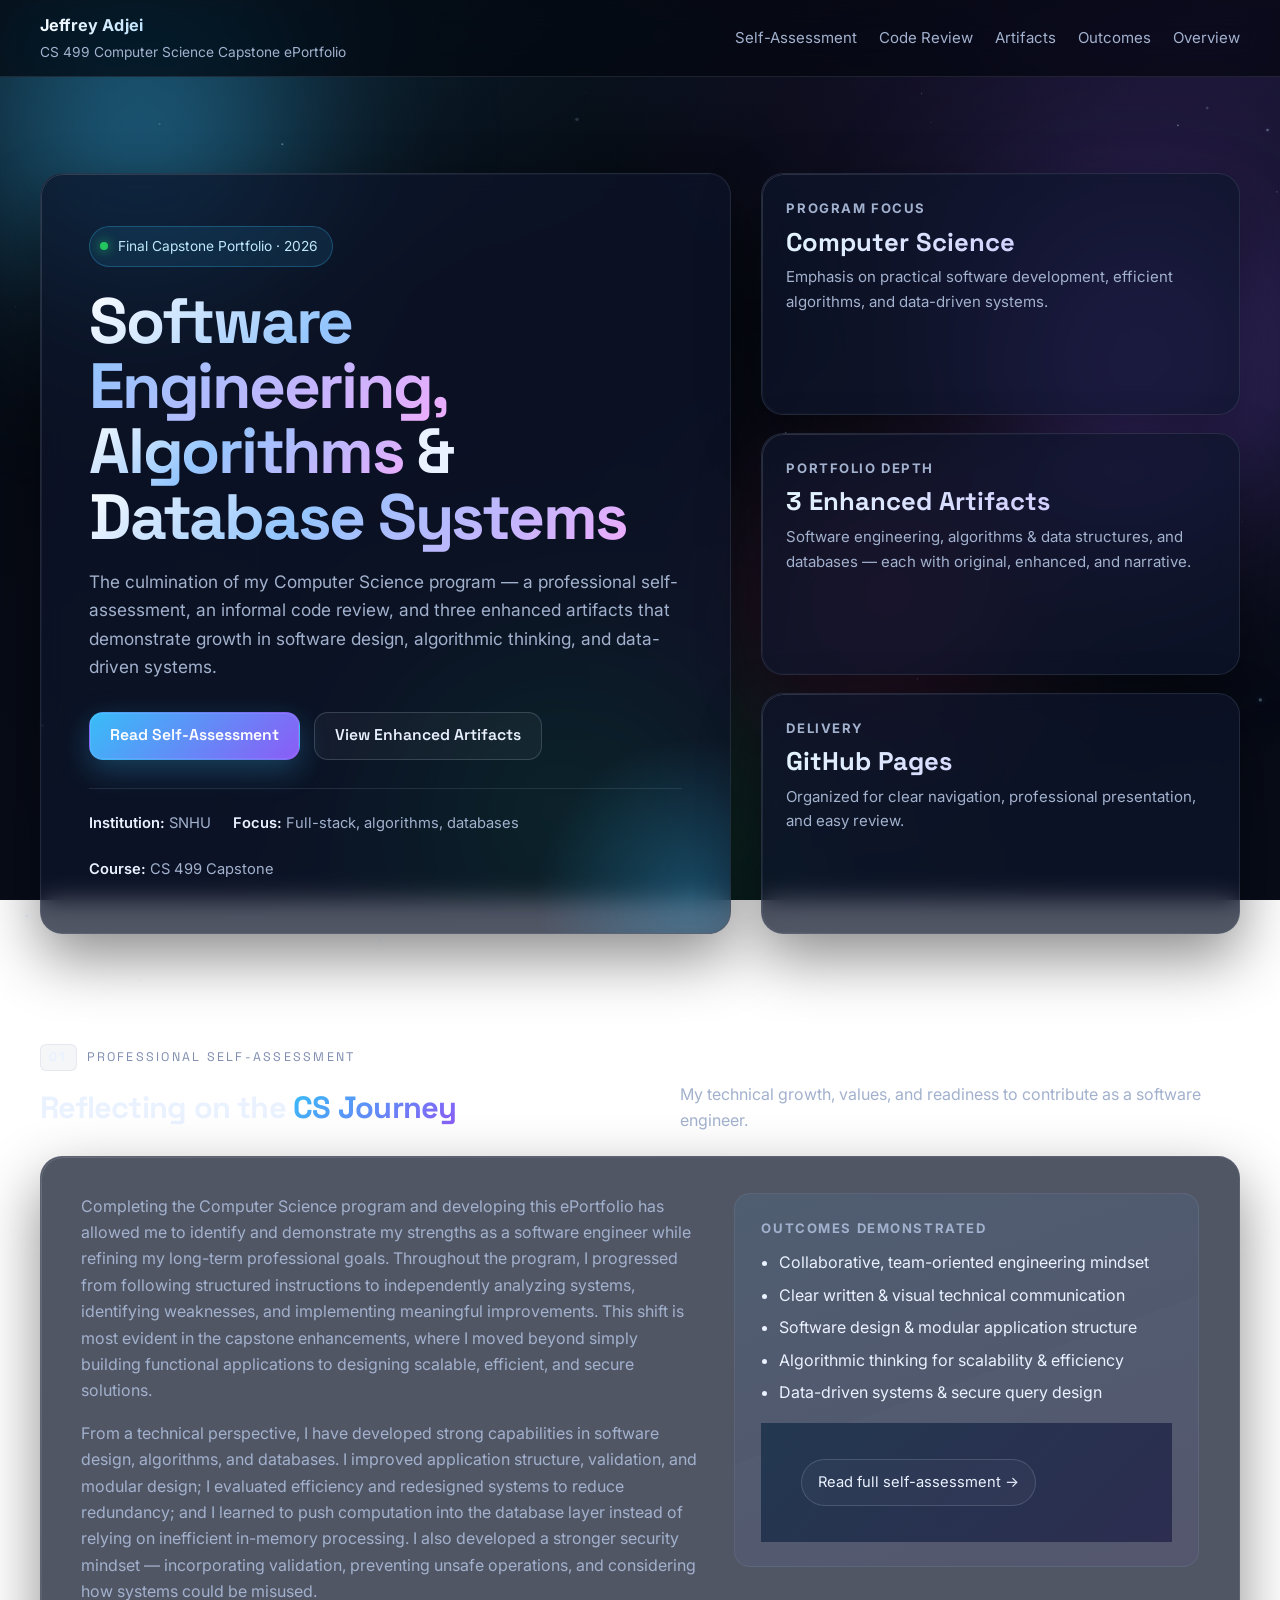
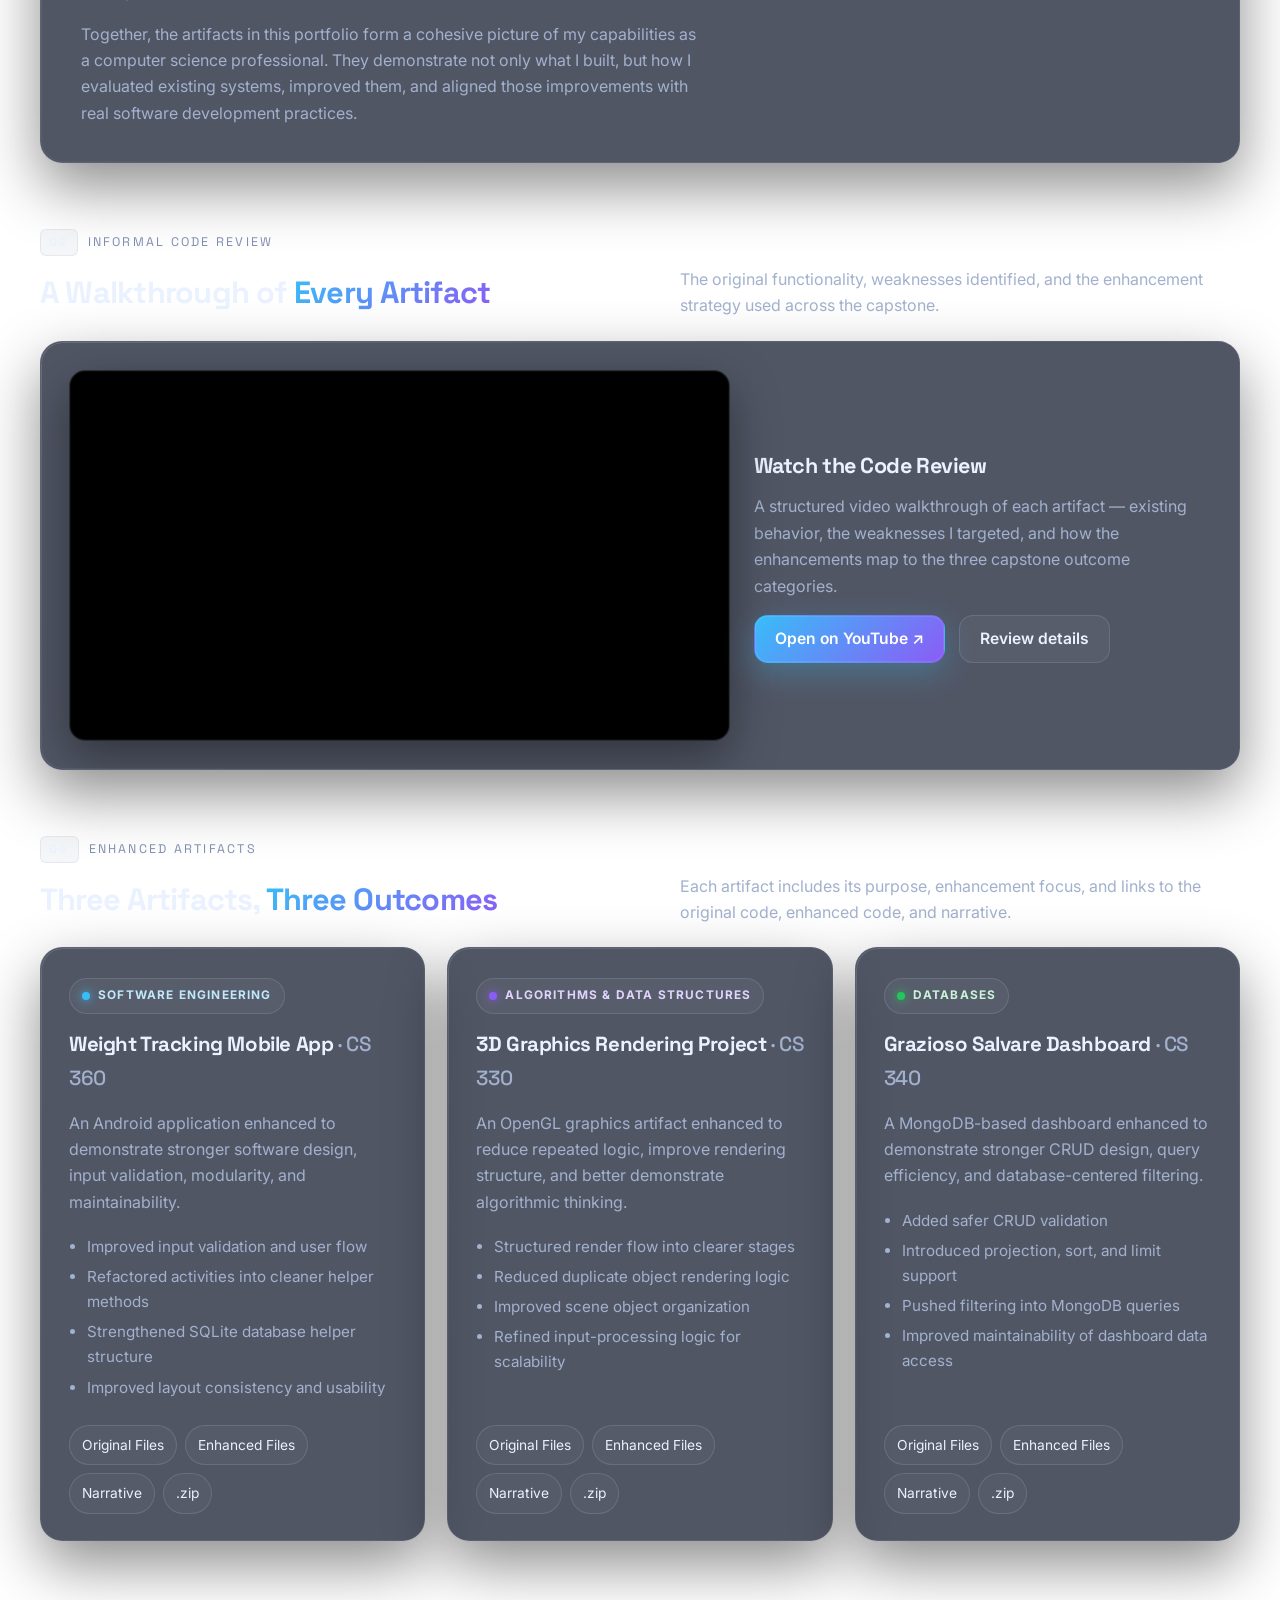
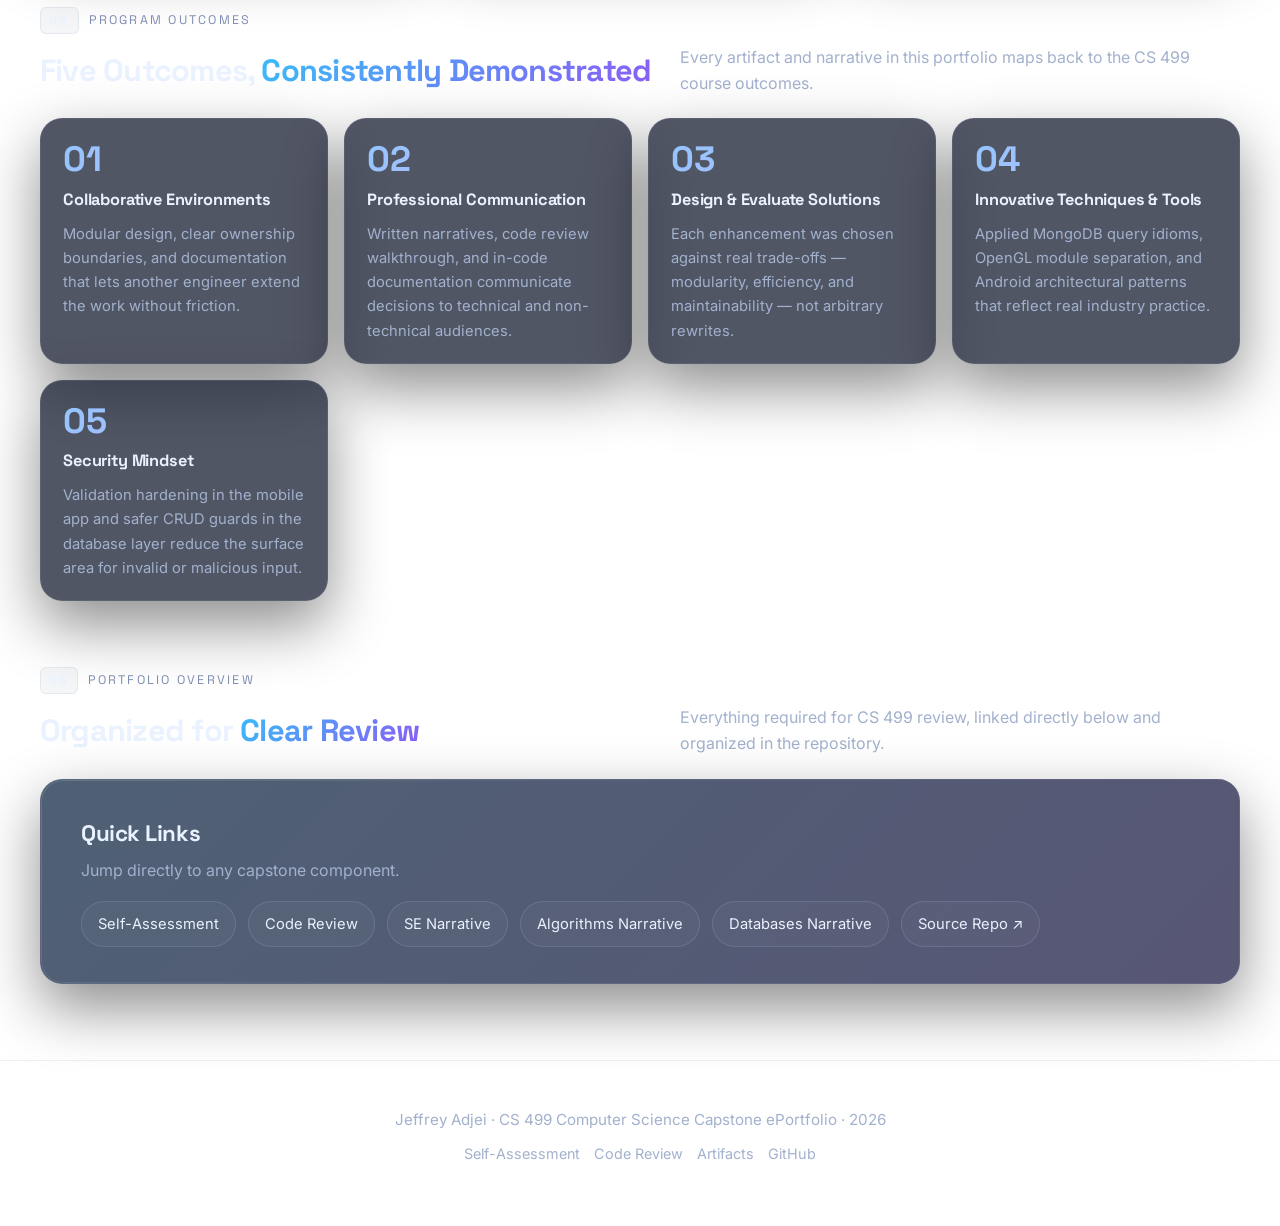
<file: index.html>
<!DOCTYPE html>
<html lang="en">
<head>
  <meta charset="UTF-8" />
  <meta name="viewport" content="width=device-width, initial-scale=1.0" />
  <meta name="description" content="CS 499 Computer Science Capstone ePortfolio for Jeffrey Adjei — professional self-assessment, code review, and enhanced artifacts in software engineering, algorithms, and databases." />
  <title>Jeffrey Adjei · CS 499 Capstone ePortfolio</title>
  <link rel="preconnect" href="https://fonts.googleapis.com" />
  <link rel="preconnect" href="https://fonts.gstatic.com" crossorigin />
  <link href="https://fonts.googleapis.com/css2?family=Inter:wght@400;500;600;700;800&family=Space+Grotesk:wght@500;600;700&display=swap" rel="stylesheet" />
  <link rel="stylesheet" href="assets/css/shared.css" />
  <style>
    /* --- Page-specific premium styles --- */

    /* Animated floating orbs (mesh gradient feel, CSS only) */
    .bg-fx {
      position: fixed; inset: 0; z-index: -1;
      overflow: hidden; pointer-events: none;
    }
    .orb {
      position: absolute;
      border-radius: 50%;
      filter: blur(80px);
      opacity: 0.6;
      mix-blend-mode: screen;
      animation: orbFloat 18s ease-in-out infinite alternate;
    }
    .orb.a { width: 520px; height: 520px; background: radial-gradient(circle, #38bdf8, transparent 60%); top: -120px; left: -120px; }
    .orb.b { width: 560px; height: 560px; background: radial-gradient(circle, #8b5cf6, transparent 60%); top: 10%; right: -140px; animation-delay: -6s; }
    .orb.c { width: 480px; height: 480px; background: radial-gradient(circle, #22c55e, transparent 60%); bottom: -140px; left: 25%; animation-delay: -10s; opacity: 0.45; }
    .orb.d { width: 420px; height: 420px; background: radial-gradient(circle, #ec4899, transparent 60%); bottom: 10%; right: 15%; animation-delay: -14s; opacity: 0.35; }
    @keyframes orbFloat {
      0%   { transform: translate3d(0, 0, 0) scale(1); }
      50%  { transform: translate3d(40px, -30px, 0) scale(1.08); }
      100% { transform: translate3d(-30px, 20px, 0) scale(0.96); }
    }

    /* Sparkle canvas (from SPARKLES) */
    #sparkle-canvas {
      position: absolute; inset: 0;
      width: 100%; height: 100%;
      pointer-events: none;
      opacity: 0.7;
    }

    /* Reveal transitions */
    [data-reveal] {
      opacity: 0; transform: translateY(18px);
      transition: opacity .8s ease, transform .8s ease;
    }
    [data-reveal].is-visible { opacity: 1; transform: translateY(0); }
    [data-reveal][data-delay="1"] { transition-delay: .08s; }
    [data-reveal][data-delay="2"] { transition-delay: .16s; }
    [data-reveal][data-delay="3"] { transition-delay: .24s; }

    /* --- Hero --- */
    .hero { padding: 96px 0 72px; position: relative; }
    .hero-grid {
      display: grid;
      grid-template-columns: 1.3fr 0.9fr;
      gap: 30px; align-items: stretch;
    }
    .hero-card {
      padding: 52px 48px;
      position: relative;
      overflow: hidden;
      font-family: "Space Grotesk", Inter, sans-serif;
    }
    .hero-card::after {
      content: "";
      position: absolute;
      inset: auto -120px -120px auto;
      width: 320px; height: 320px;
      background: radial-gradient(circle, rgba(56,189,248,0.28), transparent 68%);
      pointer-events: none;
    }
    .eyebrow {
      display: inline-flex; align-items: center; gap: 10px;
      padding: 8px 14px 8px 10px;
      border-radius: 999px;
      background: rgba(56, 189, 248, 0.10);
      border: 1px solid rgba(56, 189, 248, 0.28);
      color: #bfe9fb;
      font-size: 0.86rem;
      margin-bottom: 22px;
      font-family: Inter, sans-serif;
    }
    .eyebrow .dot {
      width: 8px; height: 8px; border-radius: 50%;
      background: #22c55e;
      box-shadow: 0 0 12px #22c55e;
      animation: pulseDot 2s ease-in-out infinite;
    }
    @keyframes pulseDot {
      0%,100% { opacity: .6; transform: scale(1); }
      50%     { opacity: 1;  transform: scale(1.3); }
    }
    .hero h1 {
      font-family: "Space Grotesk", Inter, sans-serif;
      font-size: clamp(2.4rem, 5vw, 4.6rem);
      line-height: 1.02;
      letter-spacing: -0.035em;
      font-weight: 700;
      margin: 0 0 18px;
    }
    .hero h1 .grad {
      background: linear-gradient(135deg, #ffffff 0%, #93c5fd 40%, #c4b5fd 75%, #f0abfc 100%);
      -webkit-background-clip: text; background-clip: text; color: transparent;
    }
    .hero p.lead {
      color: var(--muted);
      font-size: 1.08rem;
      max-width: 62ch;
      margin: 0 0 10px;
      font-family: Inter, sans-serif;
    }
    .hero-actions { display: flex; flex-wrap: wrap; gap: 14px; margin-top: 30px; }
    .hero-meta {
      display: flex; gap: 22px; flex-wrap: wrap;
      margin-top: 28px; padding-top: 22px;
      border-top: 1px solid var(--line);
      color: var(--muted);
      font-family: Inter, sans-serif;
      font-size: 0.92rem;
    }
    .hero-meta span strong { color: var(--text); font-weight: 600; }

    /* Stat cards on right */
    .hero-side { display: grid; gap: 18px; }
    .stat-card { padding: 24px 24px 22px; }
    .stat-card h3 {
      margin: 0 0 8px;
      font-size: 0.82rem; color: var(--muted);
      font-weight: 700; text-transform: uppercase; letter-spacing: 0.12em;
    }
    .stat-card .big {
      font-family: "Space Grotesk", Inter, sans-serif;
      font-size: 1.6rem;
      font-weight: 700; line-height: 1.15;
      margin: 0 0 8px;
      background: linear-gradient(135deg, #e4f6ff, #c4b5fd);
      -webkit-background-clip: text; background-clip: text; color: transparent;
    }
    .stat-card p { margin: 0; color: var(--muted); font-size: 0.94rem; }

    /* Section framing */
    .section { padding: 36px 0 28px; position: relative; }
    .section-header {
      display: flex; justify-content: space-between; align-items: end;
      gap: 24px; margin-bottom: 22px;
    }
    .section-header h2 {
      font-family: "Space Grotesk", Inter, sans-serif;
      font-size: clamp(1.6rem, 2.4vw, 2.4rem);
      margin: 0; letter-spacing: -0.025em;
    }
    .section-header h2 .accent {
      background: linear-gradient(135deg, var(--accent), var(--accent-2));
      -webkit-background-clip: text; background-clip: text; color: transparent;
    }
    .section-header p { margin: 0; color: var(--muted); max-width: 56ch; }

    /* Section numbers */
    .section-label {
      display: inline-flex; align-items: center; gap: 10px;
      font-family: "Space Grotesk", Inter, sans-serif;
      font-size: 0.78rem;
      text-transform: uppercase;
      letter-spacing: 0.18em;
      color: var(--muted-2);
      margin-bottom: 10px;
    }
    .section-label .num {
      display: inline-block;
      padding: 2px 8px;
      border-radius: 6px;
      background: rgba(148, 163, 184, 0.10);
      border: 1px solid var(--line);
      color: var(--text);
      font-weight: 700;
    }

    /* Self-assessment card */
    .assessment {
      padding: 36px 40px;
      display: grid;
      grid-template-columns: 1.2fr 0.9fr;
      gap: 34px;
      align-items: start;
    }
    .assessment p { margin: 0 0 16px; color: var(--muted); }
    .assessment p:last-child { margin-bottom: 0; }
    .assessment .aside {
      padding: 24px 26px;
      border-radius: 16px;
      background: linear-gradient(160deg, rgba(56,189,248,0.08), rgba(139,92,246,0.06));
      border: 1px solid var(--line);
    }
    .assessment .aside h4 {
      margin: 0 0 10px;
      font-size: 0.82rem; text-transform: uppercase; letter-spacing: 0.12em;
      color: var(--muted);
    }
    .assessment .aside ul { margin: 0; padding-left: 18px; color: var(--text); }
    .assessment .aside li { margin: 6px 0; }
    .assessment .aside .cta { margin-top: 18px; }
    @media (max-width: 880px) {
      .assessment { grid-template-columns: 1fr; padding: 28px; }
    }

    /* Code review card */
    .code-review {
      padding: 28px;
      display: grid;
      grid-template-columns: 1.3fr 0.9fr;
      gap: 24px;
      align-items: center;
    }
    .video-frame {
      position: relative;
      width: 100%;
      aspect-ratio: 16 / 9;
      border-radius: 16px;
      overflow: hidden;
      border: 1px solid var(--line-strong);
      background: #000;
      box-shadow: 0 16px 48px rgba(0,0,0,0.4), 0 0 0 1px rgba(255,255,255,0.04) inset;
    }
    .video-frame iframe { position: absolute; inset: 0; width: 100%; height: 100%; border: 0; }
    .code-review-text h3 {
      font-family: "Space Grotesk", Inter, sans-serif;
      font-size: 1.35rem; margin: 0 0 10px;
    }
    .code-review-text p { margin: 0 0 16px; color: var(--muted); }
    @media (max-width: 880px) {
      .code-review { grid-template-columns: 1fr; padding: 22px; }
    }

    /* Artifact grid */
    .grid-3 {
      display: grid;
      grid-template-columns: repeat(3, 1fr);
      gap: 22px;
    }
    .artifact {
      position: relative;
      padding: 30px 28px 26px;
      display: flex; flex-direction: column; gap: 14px;
      min-height: 100%;
      transition: transform .35s ease, border-color .35s ease;
      --mx: 50%; --my: 120%;
    }
    .artifact::after {
      content: "";
      position: absolute; inset: 0;
      border-radius: inherit;
      background: radial-gradient(400px circle at var(--mx) var(--my), rgba(56,189,248,0.22), transparent 55%);
      pointer-events: none;
      opacity: 0;
      transition: opacity .4s ease;
      z-index: 0;
    }
    .artifact:hover { transform: translateY(-4px); border-color: var(--line-strong); }
    .artifact:hover::after { opacity: 1; }
    .artifact > * { position: relative; z-index: 1; }

    .artifact-tag {
      display: inline-flex;
      width: fit-content;
      align-items: center; gap: 8px;
      padding: 7px 12px;
      border-radius: 999px;
      font-size: 0.74rem; font-weight: 700;
      letter-spacing: 0.1em; text-transform: uppercase;
      border: 1px solid var(--line-strong);
      background: rgba(255,255,255,0.04);
    }
    .artifact-tag .dot { width: 8px; height: 8px; border-radius: 50%; }
    .artifact-tag.se { color: #bfe9fb; }
    .artifact-tag.se .dot { background: var(--accent); box-shadow: 0 0 10px var(--accent); }
    .artifact-tag.al { color: #e0d4ff; }
    .artifact-tag.al .dot { background: var(--accent-2); box-shadow: 0 0 10px var(--accent-2); }
    .artifact-tag.db { color: #c8f5d8; }
    .artifact-tag.db .dot { background: var(--accent-3); box-shadow: 0 0 10px var(--accent-3); }

    .artifact h3 {
      font-family: "Space Grotesk", Inter, sans-serif;
      margin: 0; font-size: 1.28rem;
    }
    .artifact p { margin: 0; color: var(--muted); }
    .artifact ul { margin: 0; padding-left: 18px; color: var(--muted); font-size: 0.95rem; }
    .artifact ul li { margin: 5px 0; }
    .artifact .links {
      display: flex; flex-wrap: wrap; gap: 8px;
      margin-top: auto; padding-top: 6px;
    }
    .artifact .links .pill-link { padding: 8px 12px; font-size: 0.86rem; }

    @media (max-width: 1020px) {
      .grid-3 { grid-template-columns: 1fr 1fr; }
    }
    @media (max-width: 720px) {
      .grid-3 { grid-template-columns: 1fr; }
      .hero { padding: 64px 0 48px; }
      .hero-grid { grid-template-columns: 1fr; }
      .hero-card { padding: 32px 26px; }
    }

    /* Program outcomes grid */
    .outcomes-grid {
      display: grid;
      grid-template-columns: repeat(auto-fit, minmax(260px, 1fr));
      gap: 16px;
    }
    .outcome-card {
      padding: 22px 22px 20px;
      position: relative;
      overflow: hidden;
    }
    .outcome-card .oc-num {
      font-family: "Space Grotesk", Inter, sans-serif;
      font-size: 2.2rem; font-weight: 700;
      background: linear-gradient(135deg, #93c5fd, #c4b5fd);
      -webkit-background-clip: text; background-clip: text; color: transparent;
      line-height: 1; margin-bottom: 10px;
    }
    .outcome-card h4 {
      font-family: "Space Grotesk", Inter, sans-serif;
      margin: 0 0 8px;
      font-size: 1.02rem;
      color: var(--text);
      letter-spacing: -0.01em;
    }
    .outcome-card p { margin: 0; color: var(--muted); font-size: 0.92rem; }
    .outcome-card::before {
      content: ""; position: absolute; inset: -1px -1px auto auto;
      width: 120px; height: 120px; border-radius: 50%;
      background: radial-gradient(circle, rgba(56,189,248,0.22), transparent 65%);
      pointer-events: none;
    }

    /* Final CTA strip */
    .cta {
      padding: 36px 40px;
      display: flex; flex-wrap: wrap;
      justify-content: space-between; align-items: center;
      gap: 18px;
      background:
        linear-gradient(135deg, rgba(56,189,248,0.10), rgba(139,92,246,0.10)),
        var(--surface);
    }
    .cta h3 {
      font-family: "Space Grotesk", Inter, sans-serif;
      font-size: 1.4rem; margin: 0 0 4px;
    }
    .cta p { margin: 0; color: var(--muted); }
    .cta .cta-actions { display: flex; gap: 12px; flex-wrap: wrap; }

    /* Footer */
    .foot-links {
      display: flex; gap: 14px; justify-content: center; flex-wrap: wrap;
      margin-top: 10px;
    }
    .foot-links a { color: var(--muted); font-size: 0.9rem; }
    .foot-links a:hover { color: var(--text); }
  </style>
</head>
<body>
  <div class="bg-fx" aria-hidden="true">
    <div class="orb a"></div>
    <div class="orb b"></div>
    <div class="orb c"></div>
    <div class="orb d"></div>
  </div>

  <header class="topbar">
    <div class="container nav">
      <div class="brand">
        <strong>Jeffrey Adjei</strong>
        <span>CS 499 Computer Science Capstone ePortfolio</span>
      </div>
      <nav class="nav-links">
        <a href="#assessment">Self-Assessment</a>
        <a href="#code-review">Code Review</a>
        <a href="#artifacts">Artifacts</a>
        <a href="#outcomes">Outcomes</a>
        <a href="#contact">Overview</a>
      </nav>
    </div>
  </header>

  <main>
    <!-- HERO -->
    <section class="hero">
      <canvas id="sparkle-canvas" aria-hidden="true"></canvas>
      <div class="container hero-grid">
        <div class="glass-card hero-card" data-reveal>
          <div class="eyebrow">
            <span class="dot"></span>
            Final Capstone Portfolio · 2026
          </div>
          <h1>
            <span class="grad">Software Engineering,</span><br />
            <span class="grad">Algorithms</span> &amp;
            <span class="grad">Database Systems</span>
          </h1>
          <p class="lead">
            The culmination of my Computer Science program — a professional self-assessment,
            an informal code review, and three enhanced artifacts that demonstrate growth in
            software design, algorithmic thinking, and data-driven systems.
          </p>
          <div class="hero-actions">
            <a class="btn btn-primary" href="#assessment">Read Self-Assessment</a>
            <a class="btn btn-secondary" href="#artifacts">View Enhanced Artifacts</a>
          </div>
          <div class="hero-meta">
            <span><strong>Institution:</strong> SNHU</span>
            <span><strong>Focus:</strong> Full-stack, algorithms, databases</span>
            <span><strong>Course:</strong> CS 499 Capstone</span>
          </div>
        </div>

        <aside class="hero-side">
          <div class="glass-card stat-card" data-reveal data-delay="1" data-glow>
            <h3>Program Focus</h3>
            <div class="big">Computer Science</div>
            <p>Emphasis on practical software development, efficient algorithms, and data-driven systems.</p>
          </div>
          <div class="glass-card stat-card" data-reveal data-delay="2" data-glow>
            <h3>Portfolio Depth</h3>
            <div class="big">3 Enhanced Artifacts</div>
            <p>Software engineering, algorithms &amp; data structures, and databases — each with original, enhanced, and narrative.</p>
          </div>
          <div class="glass-card stat-card" data-reveal data-delay="3" data-glow>
            <h3>Delivery</h3>
            <div class="big">GitHub Pages</div>
            <p>Organized for clear navigation, professional presentation, and easy review.</p>
          </div>
        </aside>
      </div>
    </section>

    <!-- SELF-ASSESSMENT -->
    <section class="section" id="assessment">
      <div class="container">
        <div data-reveal class="section-label"><span class="num">01</span> PROFESSIONAL SELF-ASSESSMENT</div>
        <div class="section-header" data-reveal>
          <div>
            <h2>Reflecting on the <span class="accent">CS Journey</span></h2>
          </div>
          <p>My technical growth, values, and readiness to contribute as a software engineer.</p>
        </div>

        <div class="glass-card assessment" data-reveal>
          <div>
            <p>
              Completing the Computer Science program and developing this ePortfolio has allowed me
              to identify and demonstrate my strengths as a software engineer while refining my
              long-term professional goals. Throughout the program, I progressed from following
              structured instructions to independently analyzing systems, identifying weaknesses,
              and implementing meaningful improvements. This shift is most evident in the capstone
              enhancements, where I moved beyond simply building functional applications to
              designing scalable, efficient, and secure solutions.
            </p>
            <p>
              From a technical perspective, I have developed strong capabilities in software design,
              algorithms, and databases. I improved application structure, validation, and modular
              design; I evaluated efficiency and redesigned systems to reduce redundancy; and I
              learned to push computation into the database layer instead of relying on inefficient
              in-memory processing. I also developed a stronger security mindset — incorporating
              validation, preventing unsafe operations, and considering how systems could be misused.
            </p>
            <p>
              Together, the artifacts in this portfolio form a cohesive picture of my capabilities as
              a computer science professional. They demonstrate not only what I built, but how I
              evaluated existing systems, improved them, and aligned those improvements with real
              software development practices.
            </p>
          </div>
          <div class="aside">
            <h4>Outcomes Demonstrated</h4>
            <ul>
              <li>Collaborative, team-oriented engineering mindset</li>
              <li>Clear written &amp; visual technical communication</li>
              <li>Software design &amp; modular application structure</li>
              <li>Algorithmic thinking for scalability &amp; efficiency</li>
              <li>Data-driven systems &amp; secure query design</li>
            </ul>
            <div class="cta">
              <a class="pill-link" href="self-assessment/">Read full self-assessment →</a>
            </div>
          </div>
        </div>
      </div>
    </section>

    <!-- CODE REVIEW -->
    <section class="section" id="code-review">
      <div class="container">
        <div data-reveal class="section-label"><span class="num">02</span> INFORMAL CODE REVIEW</div>
        <div class="section-header" data-reveal>
          <div>
            <h2>A Walkthrough of <span class="accent">Every Artifact</span></h2>
          </div>
          <p>The original functionality, weaknesses identified, and the enhancement strategy used across the capstone.</p>
        </div>

        <div class="glass-card code-review" data-reveal>
          <div class="video-frame">
            <iframe
              src="https://www.youtube.com/embed/URLmpIz_RUE"
              title="CS 499 Code Review — Jeffrey Adjei"
              allow="accelerometer; autoplay; clipboard-write; encrypted-media; gyroscope; picture-in-picture; web-share"
              referrerpolicy="strict-origin-when-cross-origin"
              allowfullscreen></iframe>
          </div>
          <div class="code-review-text">
            <h3>Watch the Code Review</h3>
            <p>
              A structured video walkthrough of each artifact — existing behavior, the weaknesses I
              targeted, and how the enhancements map to the three capstone outcome categories.
            </p>
            <div class="hero-actions" style="margin-top: 10px;">
              <a class="btn btn-primary" href="https://youtu.be/URLmpIz_RUE" target="_blank" rel="noopener noreferrer">
                Open on YouTube ↗
              </a>
              <a class="btn btn-secondary" href="code-review/">Review details</a>
            </div>
          </div>
        </div>
      </div>
    </section>

    <!-- ARTIFACTS -->
    <section class="section" id="artifacts">
      <div class="container">
        <div data-reveal class="section-label"><span class="num">03</span> ENHANCED ARTIFACTS</div>
        <div class="section-header" data-reveal>
          <div>
            <h2>Three Artifacts, <span class="accent">Three Outcomes</span></h2>
          </div>
          <p>Each artifact includes its purpose, enhancement focus, and links to the original code, enhanced code, and narrative.</p>
        </div>

        <div class="grid-3">
          <!-- SE -->
          <article class="glass-card artifact" data-reveal data-glow>
            <span class="artifact-tag se"><span class="dot"></span>Software Engineering</span>
            <h3>Weight Tracking Mobile App <span class="subtle" style="font-weight:500;">· CS 360</span></h3>
            <p>
              An Android application enhanced to demonstrate stronger software design, input
              validation, modularity, and maintainability.
            </p>
            <ul>
              <li>Improved input validation and user flow</li>
              <li>Refactored activities into cleaner helper methods</li>
              <li>Strengthened SQLite database helper structure</li>
              <li>Improved layout consistency and usability</li>
            </ul>
            <div class="links">
              <a class="pill-link" href="original-code/software-engineering/">Original Files</a>
              <a class="pill-link" href="enhanced-code/software-engineering/">Enhanced Files</a>
              <a class="pill-link" href="narratives/software-engineering.html">Narrative</a>
              <a class="pill-link" href="downloads/software-engineering-enhanced.zip" download>.zip</a>
            </div>
          </article>

          <!-- AL -->
          <article class="glass-card artifact" data-reveal data-delay="1" data-glow>
            <span class="artifact-tag al"><span class="dot"></span>Algorithms &amp; Data Structures</span>
            <h3>3D Graphics Rendering Project <span class="subtle" style="font-weight:500;">· CS 330</span></h3>
            <p>
              An OpenGL graphics artifact enhanced to reduce repeated logic, improve rendering
              structure, and better demonstrate algorithmic thinking.
            </p>
            <ul>
              <li>Structured render flow into clearer stages</li>
              <li>Reduced duplicate object rendering logic</li>
              <li>Improved scene object organization</li>
              <li>Refined input-processing logic for scalability</li>
            </ul>
            <div class="links">
              <a class="pill-link" href="original-code/algorithms/">Original Files</a>
              <a class="pill-link" href="enhanced-code/algorithms/">Enhanced Files</a>
              <a class="pill-link" href="narratives/algorithms.html">Narrative</a>
              <a class="pill-link" href="downloads/algorithms-enhanced.zip" download>.zip</a>
            </div>
          </article>

          <!-- DB -->
          <article class="glass-card artifact" data-reveal data-delay="2" data-glow>
            <span class="artifact-tag db"><span class="dot"></span>Databases</span>
            <h3>Grazioso Salvare Dashboard <span class="subtle" style="font-weight:500;">· CS 340</span></h3>
            <p>
              A MongoDB-based dashboard enhanced to demonstrate stronger CRUD design, query
              efficiency, and database-centered filtering.
            </p>
            <ul>
              <li>Added safer CRUD validation</li>
              <li>Introduced projection, sort, and limit support</li>
              <li>Pushed filtering into MongoDB queries</li>
              <li>Improved maintainability of dashboard data access</li>
            </ul>
            <div class="links">
              <a class="pill-link" href="original-code/databases/">Original Files</a>
              <a class="pill-link" href="enhanced-code/databases/">Enhanced Files</a>
              <a class="pill-link" href="narratives/databases.html">Narrative</a>
              <a class="pill-link" href="downloads/databases-enhanced.zip" download>.zip</a>
            </div>
          </article>
        </div>
      </div>
    </section>

    <!-- PROGRAM OUTCOMES -->
    <section class="section" id="outcomes">
      <div class="container">
        <div data-reveal class="section-label"><span class="num">04</span> PROGRAM OUTCOMES</div>
        <div class="section-header" data-reveal>
          <div>
            <h2>Five Outcomes, <span class="accent">Consistently Demonstrated</span></h2>
          </div>
          <p>Every artifact and narrative in this portfolio maps back to the CS 499 course outcomes.</p>
        </div>

        <div class="outcomes-grid">
          <div class="glass-card outcome-card" data-reveal data-glow>
            <div class="oc-num">01</div>
            <h4>Collaborative Environments</h4>
            <p>Modular design, clear ownership boundaries, and documentation that lets another engineer extend the work without friction.</p>
          </div>
          <div class="glass-card outcome-card" data-reveal data-delay="1" data-glow>
            <div class="oc-num">02</div>
            <h4>Professional Communication</h4>
            <p>Written narratives, code review walkthrough, and in-code documentation communicate decisions to technical and non-technical audiences.</p>
          </div>
          <div class="glass-card outcome-card" data-reveal data-delay="2" data-glow>
            <div class="oc-num">03</div>
            <h4>Design &amp; Evaluate Solutions</h4>
            <p>Each enhancement was chosen against real trade-offs — modularity, efficiency, and maintainability — not arbitrary rewrites.</p>
          </div>
          <div class="glass-card outcome-card" data-reveal data-delay="3" data-glow>
            <div class="oc-num">04</div>
            <h4>Innovative Techniques &amp; Tools</h4>
            <p>Applied MongoDB query idioms, OpenGL module separation, and Android architectural patterns that reflect real industry practice.</p>
          </div>
          <div class="glass-card outcome-card" data-reveal data-delay="3" data-glow>
            <div class="oc-num">05</div>
            <h4>Security Mindset</h4>
            <p>Validation hardening in the mobile app and safer CRUD guards in the database layer reduce the surface area for invalid or malicious input.</p>
          </div>
        </div>
      </div>
    </section>

    <!-- CTA / OVERVIEW -->
    <section class="section" id="contact">
      <div class="container">
        <div data-reveal class="section-label"><span class="num">05</span> PORTFOLIO OVERVIEW</div>
        <div class="section-header" data-reveal>
          <div>
            <h2>Organized for <span class="accent">Clear Review</span></h2>
          </div>
          <p>Everything required for CS 499 review, linked directly below and organized in the repository.</p>
        </div>

        <div class="glass-card cta" data-reveal>
          <div>
            <h3>Quick Links</h3>
            <p>Jump directly to any capstone component.</p>
          </div>
          <div class="cta-actions">
            <a class="pill-link" href="self-assessment/">Self-Assessment</a>
            <a class="pill-link" href="code-review/">Code Review</a>
            <a class="pill-link" href="narratives/software-engineering.html">SE Narrative</a>
            <a class="pill-link" href="narratives/algorithms.html">Algorithms Narrative</a>
            <a class="pill-link" href="narratives/databases.html">Databases Narrative</a>
            <a class="pill-link" href="https://github.com/JeffAdjei/cs499-eportfolio" target="_blank" rel="noopener">Source Repo ↗</a>
          </div>
        </div>
      </div>
    </section>
  </main>

  <footer class="footer">
    <div class="container">
      <div>Jeffrey Adjei · CS 499 Computer Science Capstone ePortfolio · <span id="year">2026</span></div>
      <div class="foot-links">
        <a href="#assessment">Self-Assessment</a>
        <a href="#code-review">Code Review</a>
        <a href="#artifacts">Artifacts</a>
        <a href="https://github.com/JeffAdjei/cs499-eportfolio" target="_blank" rel="noopener">GitHub</a>
      </div>
    </div>
  </footer>

  <script src="assets/js/portfolio.js"></script>
</body>
</html>
</file>
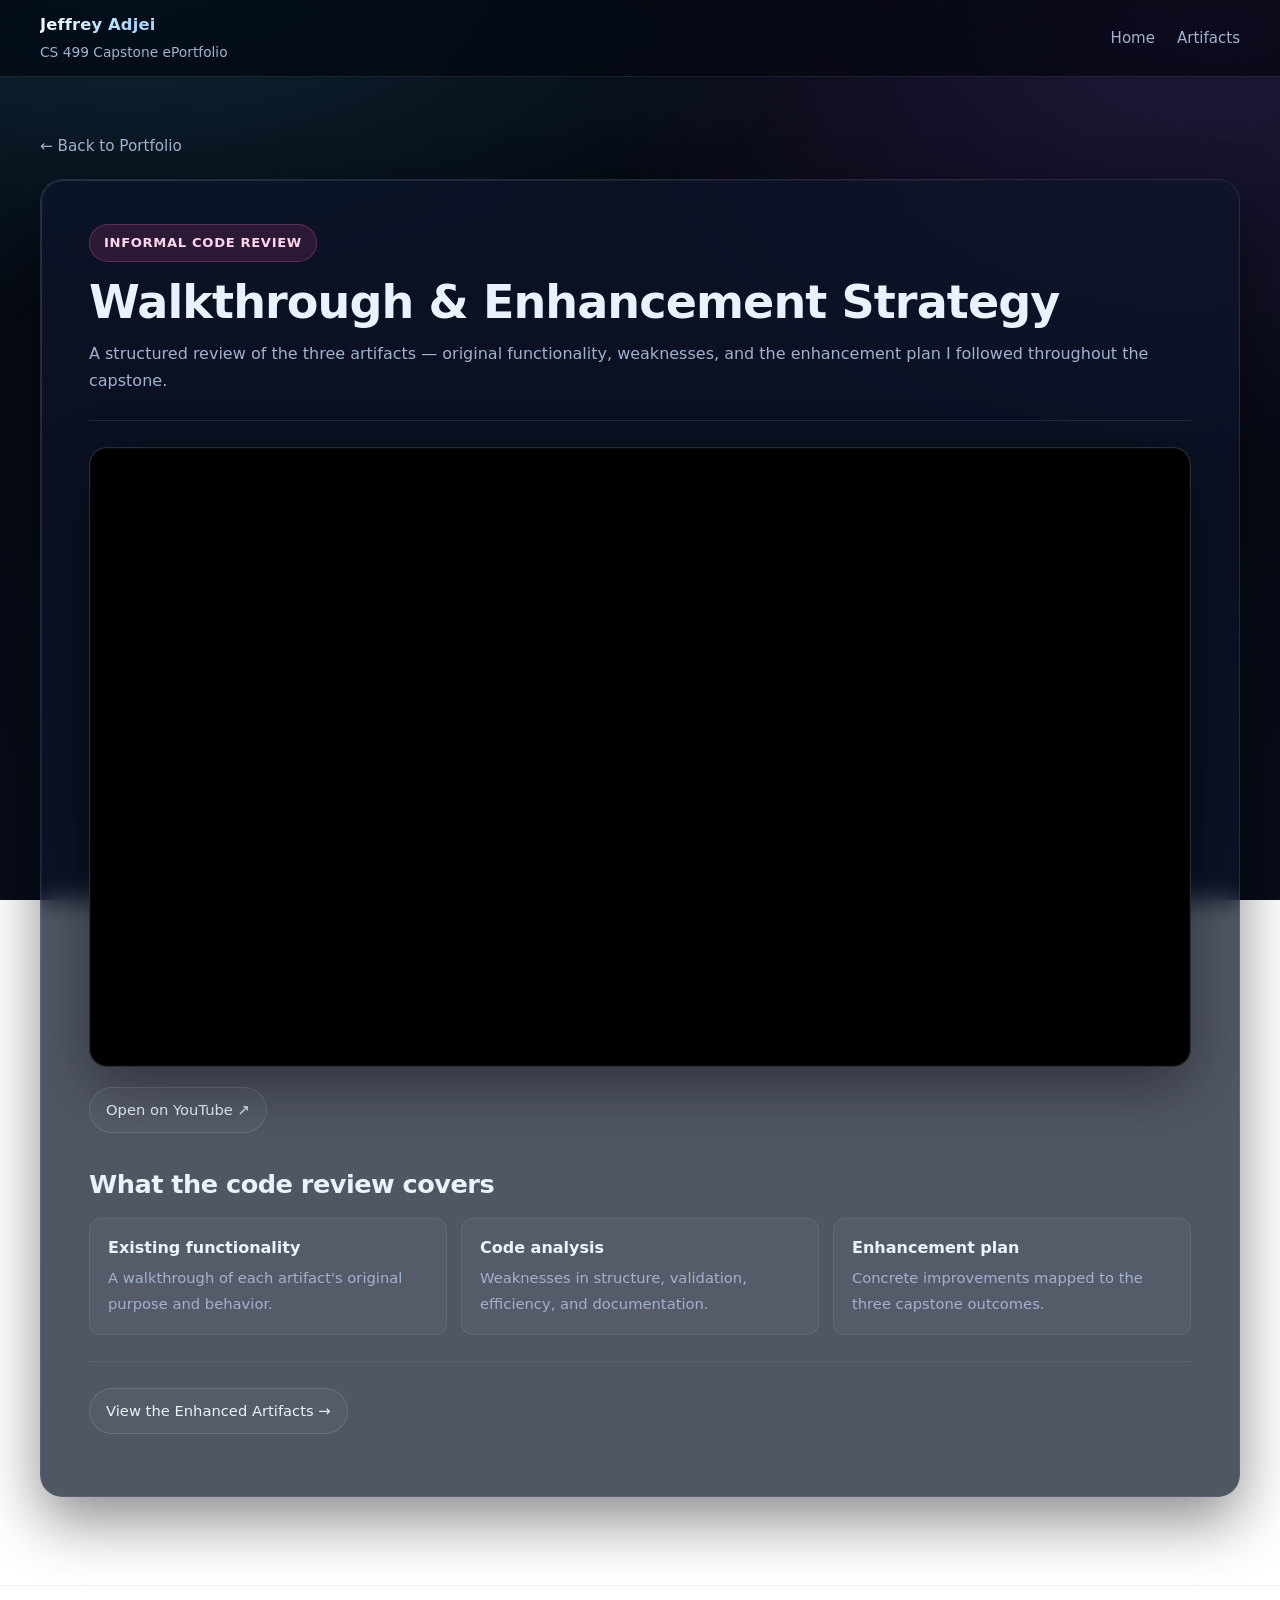
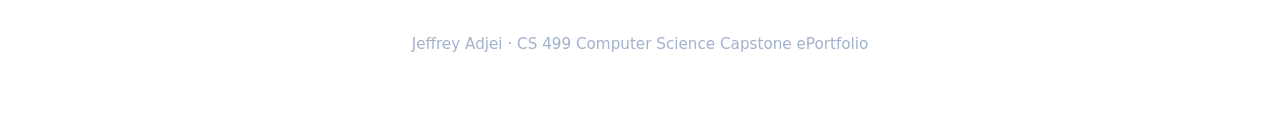
<file: code-review/index.html>
<!DOCTYPE html>
<html lang="en">
<head>
  <meta charset="UTF-8" />
  <meta name="viewport" content="width=device-width, initial-scale=1.0" />
  <title>Code Review · CS 499 · Jeffrey Adjei</title>
  <link rel="stylesheet" href="../assets/css/shared.css" />
  <style>
    .page { padding: 56px 0 40px; }
    .page-card { padding: 44px 48px; }
    .tag {
      display: inline-flex; padding: 7px 14px; border-radius: 999px;
      background: rgba(236, 72, 153, 0.14);
      border: 1px solid rgba(236, 72, 153, 0.32);
      color: #ffd6ec; font-size: 0.82rem; margin-bottom: 16px;
      letter-spacing: 0.05em; text-transform: uppercase; font-weight: 700;
    }
    .divider { height: 1px; background: var(--line); margin: 26px 0; }
    .video-frame {
      position: relative;
      width: 100%;
      aspect-ratio: 16 / 9;
      border-radius: 18px;
      overflow: hidden;
      border: 1px solid var(--line-strong);
      background: #000;
      box-shadow: 0 20px 60px rgba(0,0,0,0.4), 0 0 0 1px rgba(255,255,255,0.04) inset;
    }
    .video-frame iframe {
      position: absolute; inset: 0;
      width: 100%; height: 100%; border: 0;
    }
    .checklist { display: grid; grid-template-columns: repeat(auto-fit, minmax(240px, 1fr)); gap: 14px; margin: 8px 0 4px; }
    .checklist .item { padding: 16px 18px; background: rgba(255,255,255,0.03); border: 1px solid var(--line); border-radius: 12px; }
    .checklist .item strong { color: var(--text); display: block; margin-bottom: 4px; }
    .checklist .item span { color: var(--muted); font-size: 0.92rem; }
    @media (max-width: 720px) { .page-card { padding: 28px; } }
  </style>
</head>
<body>
  <header class="topbar">
    <div class="container nav">
      <div class="brand"><strong>Jeffrey Adjei</strong><span>CS 499 Capstone ePortfolio</span></div>
      <nav class="nav-links">
        <a href="../index.html">Home</a>
        <a href="../index.html#artifacts">Artifacts</a>
      </nav>
    </div>
  </header>

  <main class="page">
    <div class="container">
      <a class="back-link" href="../index.html">← Back to Portfolio</a>
      <article class="glass-card page-card prose">
        <span class="tag">Informal Code Review</span>
        <h1>Walkthrough &amp; Enhancement Strategy</h1>
        <p class="subtle">
          A structured review of the three artifacts — original functionality, weaknesses, and the enhancement plan I followed throughout the capstone.
        </p>
        <div class="divider"></div>

        <div class="video-frame">
          <iframe
            src="https://www.youtube.com/embed/URLmpIz_RUE"
            title="CS 499 Code Review"
            allow="accelerometer; autoplay; clipboard-write; encrypted-media; gyroscope; picture-in-picture; web-share"
            referrerpolicy="strict-origin-when-cross-origin"
            allowfullscreen
          ></iframe>
        </div>

        <p style="margin-top: 20px;">
          <a class="pill-link" href="https://youtu.be/URLmpIz_RUE" target="_blank" rel="noopener noreferrer">
            Open on YouTube ↗
          </a>
        </p>

        <h2>What the code review covers</h2>
        <div class="checklist">
          <div class="item"><strong>Existing functionality</strong><span>A walkthrough of each artifact's original purpose and behavior.</span></div>
          <div class="item"><strong>Code analysis</strong><span>Weaknesses in structure, validation, efficiency, and documentation.</span></div>
          <div class="item"><strong>Enhancement plan</strong><span>Concrete improvements mapped to the three capstone outcomes.</span></div>
        </div>

        <div class="divider"></div>
        <p>
          <a class="pill-link" href="../index.html#artifacts">View the Enhanced Artifacts →</a>
        </p>
      </article>
    </div>
  </main>

  <footer class="footer">
    <div class="container">Jeffrey Adjei · CS 499 Computer Science Capstone ePortfolio</div>
  </footer>
</body>
</html>
</file>
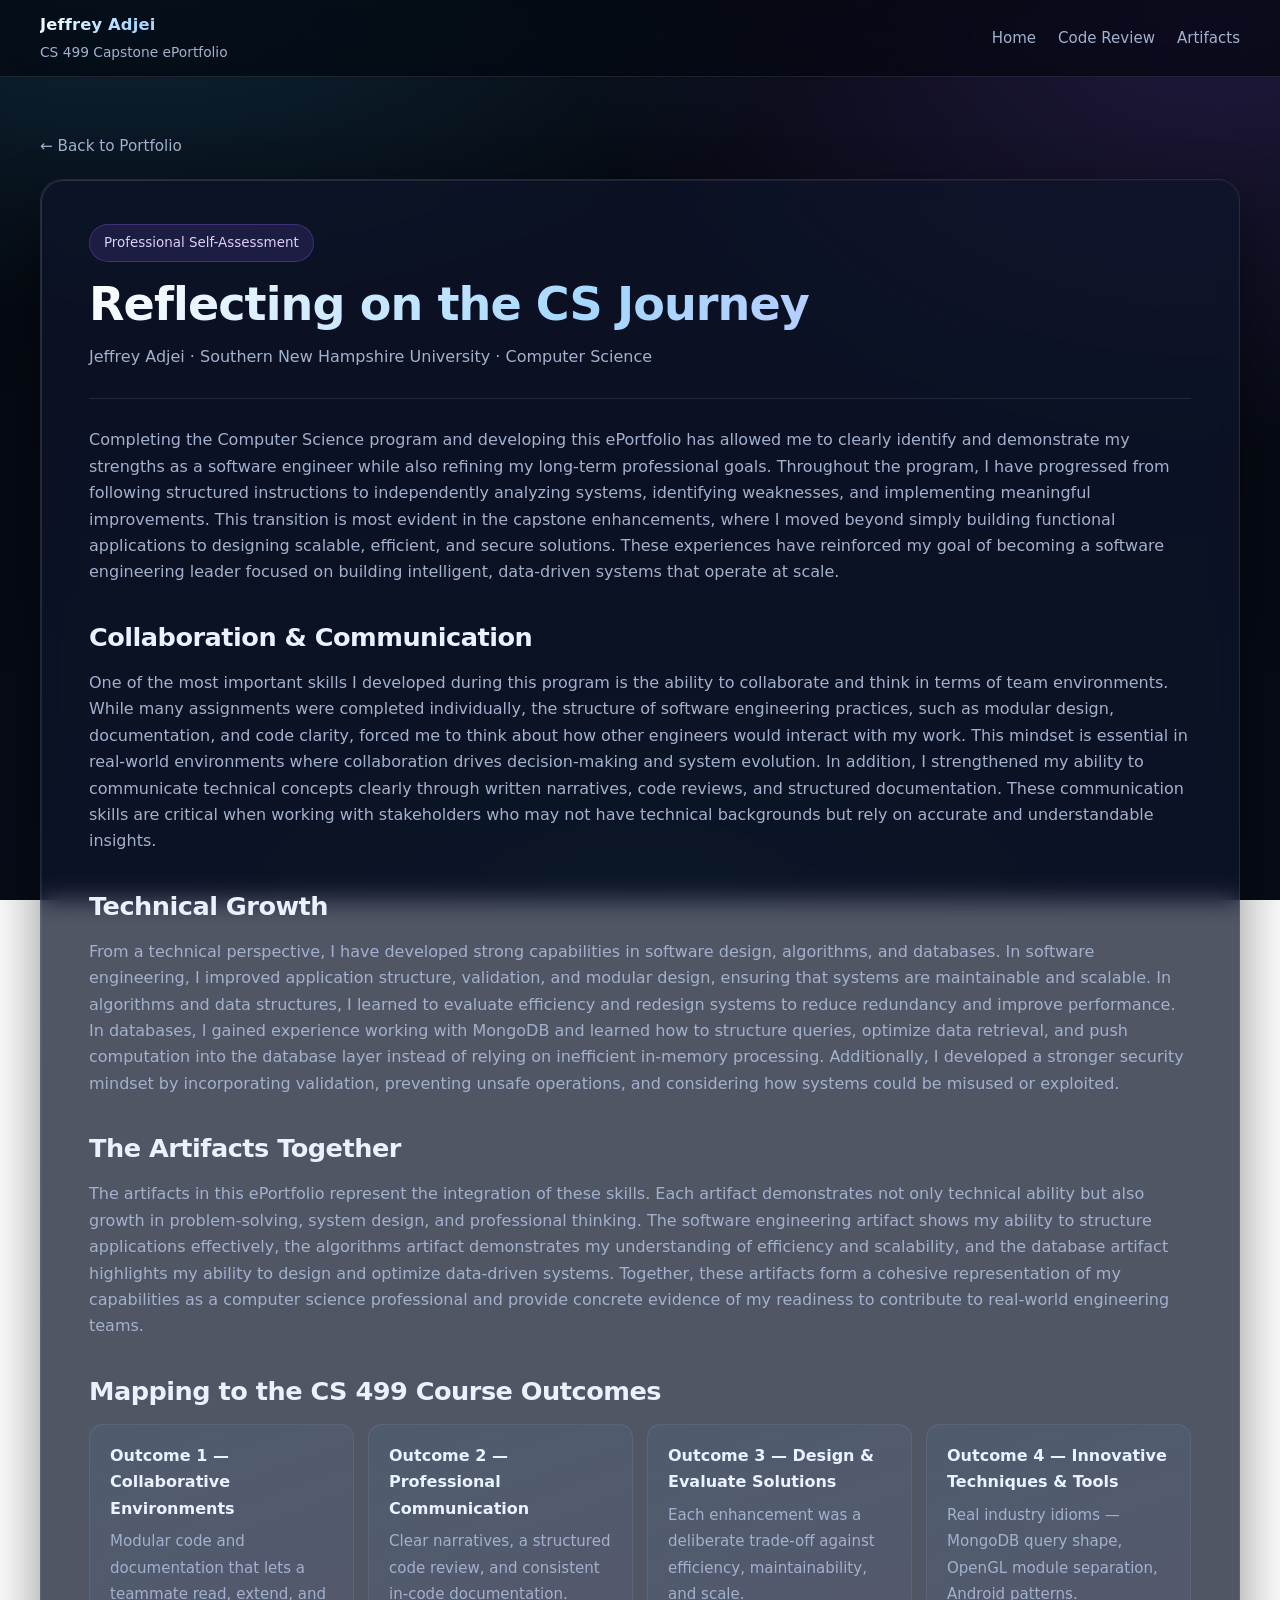
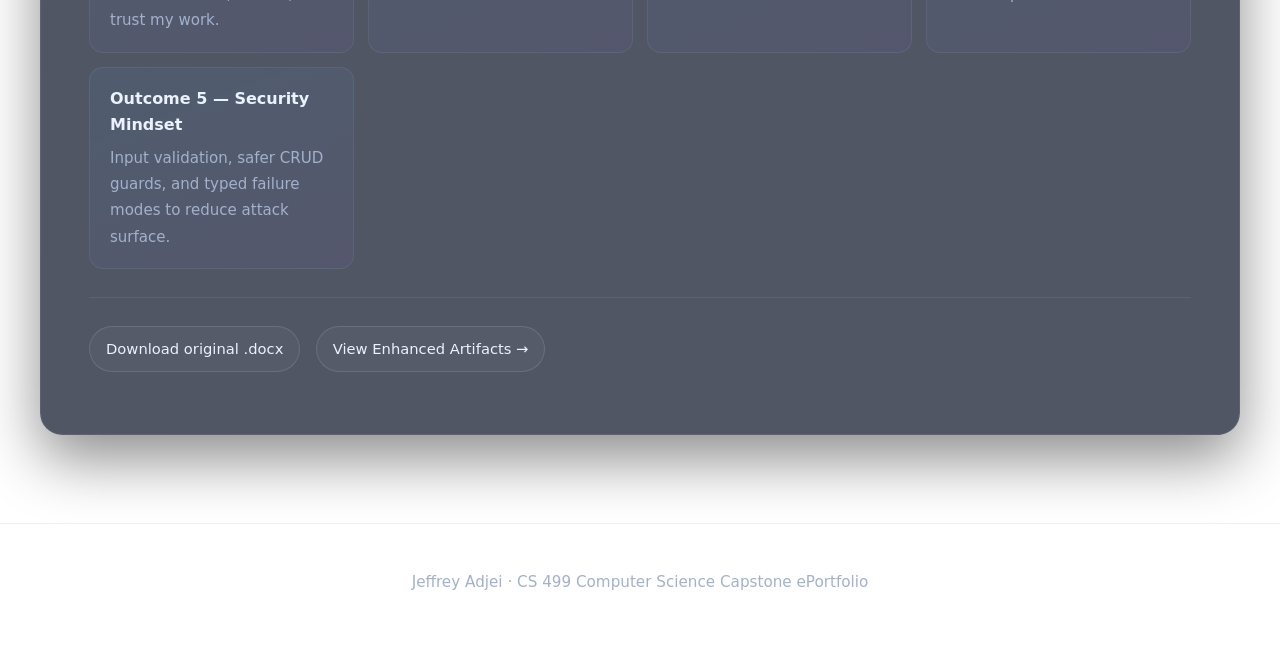
<file: self-assessment/index.html>
<!DOCTYPE html>
<html lang="en">
<head>
  <meta charset="UTF-8" />
  <meta name="viewport" content="width=device-width, initial-scale=1.0" />
  <title>Professional Self-Assessment · Jeffrey Adjei · CS 499</title>
  <link rel="stylesheet" href="../assets/css/shared.css" />
  <style>
    .page { padding: 56px 0 40px; }
    .page-card { padding: 44px 48px; }
    .eyebrow {
      display: inline-flex; align-items: center; gap: 8px;
      padding: 7px 14px; border-radius: 999px;
      background: rgba(139, 92, 246, 0.14);
      border: 1px solid rgba(139, 92, 246, 0.3);
      color: #dcd0ff; font-size: 0.84rem; margin-bottom: 18px;
    }
    .title-gradient {
      background: linear-gradient(135deg, #ffffff 0%, #a5d8ff 45%, #d0bfff 100%);
      -webkit-background-clip: text; background-clip: text; color: transparent;
    }
    .divider { height: 1px; background: var(--line); margin: 28px 0; }
    .outcomes-grid {
      display: grid;
      grid-template-columns: repeat(auto-fit, minmax(240px, 1fr));
      gap: 14px;
      margin: 10px 0 4px;
    }
    .oc {
      padding: 18px 20px;
      border: 1px solid var(--line);
      border-radius: 14px;
      background: linear-gradient(160deg, rgba(56,189,248,0.06), rgba(139,92,246,0.05));
    }
    .oc strong { color: var(--text); display: block; margin-bottom: 6px; font-weight: 600; }
    .oc span { color: var(--muted); font-size: 0.94rem; }
    @media (max-width: 720px) { .page-card { padding: 28px 22px; } }
  </style>
</head>
<body>
  <header class="topbar">
    <div class="container nav">
      <div class="brand"><strong>Jeffrey Adjei</strong><span>CS 499 Capstone ePortfolio</span></div>
      <nav class="nav-links">
        <a href="../index.html">Home</a>
        <a href="../index.html#code-review">Code Review</a>
        <a href="../index.html#artifacts">Artifacts</a>
      </nav>
    </div>
  </header>

  <main class="page">
    <div class="container">
      <a class="back-link" href="../index.html">← Back to Portfolio</a>
      <article class="glass-card page-card prose">
        <div class="eyebrow">Professional Self-Assessment</div>
        <h1 class="title-gradient">Reflecting on the CS Journey</h1>
        <p class="subtle">Jeffrey Adjei · Southern New Hampshire University · Computer Science</p>
        <div class="divider"></div>

        <p>
          Completing the Computer Science program and developing this ePortfolio has allowed me to clearly identify and demonstrate my strengths as a software engineer while also refining my long-term professional goals. Throughout the program, I have progressed from following structured instructions to independently analyzing systems, identifying weaknesses, and implementing meaningful improvements. This transition is most evident in the capstone enhancements, where I moved beyond simply building functional applications to designing scalable, efficient, and secure solutions. These experiences have reinforced my goal of becoming a software engineering leader focused on building intelligent, data-driven systems that operate at scale.
        </p>

        <h2>Collaboration &amp; Communication</h2>
        <p>
          One of the most important skills I developed during this program is the ability to collaborate and think in terms of team environments. While many assignments were completed individually, the structure of software engineering practices, such as modular design, documentation, and code clarity, forced me to think about how other engineers would interact with my work. This mindset is essential in real-world environments where collaboration drives decision-making and system evolution. In addition, I strengthened my ability to communicate technical concepts clearly through written narratives, code reviews, and structured documentation. These communication skills are critical when working with stakeholders who may not have technical backgrounds but rely on accurate and understandable insights.
        </p>

        <h2>Technical Growth</h2>
        <p>
          From a technical perspective, I have developed strong capabilities in software design, algorithms, and databases. In software engineering, I improved application structure, validation, and modular design, ensuring that systems are maintainable and scalable. In algorithms and data structures, I learned to evaluate efficiency and redesign systems to reduce redundancy and improve performance. In databases, I gained experience working with MongoDB and learned how to structure queries, optimize data retrieval, and push computation into the database layer instead of relying on inefficient in-memory processing. Additionally, I developed a stronger security mindset by incorporating validation, preventing unsafe operations, and considering how systems could be misused or exploited.
        </p>

        <h2>The Artifacts Together</h2>
        <p>
          The artifacts in this ePortfolio represent the integration of these skills. Each artifact demonstrates not only technical ability but also growth in problem-solving, system design, and professional thinking. The software engineering artifact shows my ability to structure applications effectively, the algorithms artifact demonstrates my understanding of efficiency and scalability, and the database artifact highlights my ability to design and optimize data-driven systems. Together, these artifacts form a cohesive representation of my capabilities as a computer science professional and provide concrete evidence of my readiness to contribute to real-world engineering teams.
        </p>

        <h2>Mapping to the CS 499 Course Outcomes</h2>
        <div class="outcomes-grid">
          <div class="oc"><strong>Outcome 1 — Collaborative Environments</strong><span>Modular code and documentation that lets a teammate read, extend, and trust my work.</span></div>
          <div class="oc"><strong>Outcome 2 — Professional Communication</strong><span>Clear narratives, a structured code review, and consistent in-code documentation.</span></div>
          <div class="oc"><strong>Outcome 3 — Design &amp; Evaluate Solutions</strong><span>Each enhancement was a deliberate trade-off against efficiency, maintainability, and scale.</span></div>
          <div class="oc"><strong>Outcome 4 — Innovative Techniques &amp; Tools</strong><span>Real industry idioms — MongoDB query shape, OpenGL module separation, Android patterns.</span></div>
          <div class="oc"><strong>Outcome 5 — Security Mindset</strong><span>Input validation, safer CRUD guards, and typed failure modes to reduce attack surface.</span></div>
        </div>

        <div class="divider"></div>
        <p>
          <a class="pill-link" href="professional-self-assessment.docx" download>Download original .docx</a>
          &nbsp;
          <a class="pill-link" href="../index.html#artifacts">View Enhanced Artifacts →</a>
        </p>
      </article>
    </div>
  </main>

  <footer class="footer">
    <div class="container">Jeffrey Adjei · CS 499 Computer Science Capstone ePortfolio</div>
  </footer>
</body>
</html>
</file>
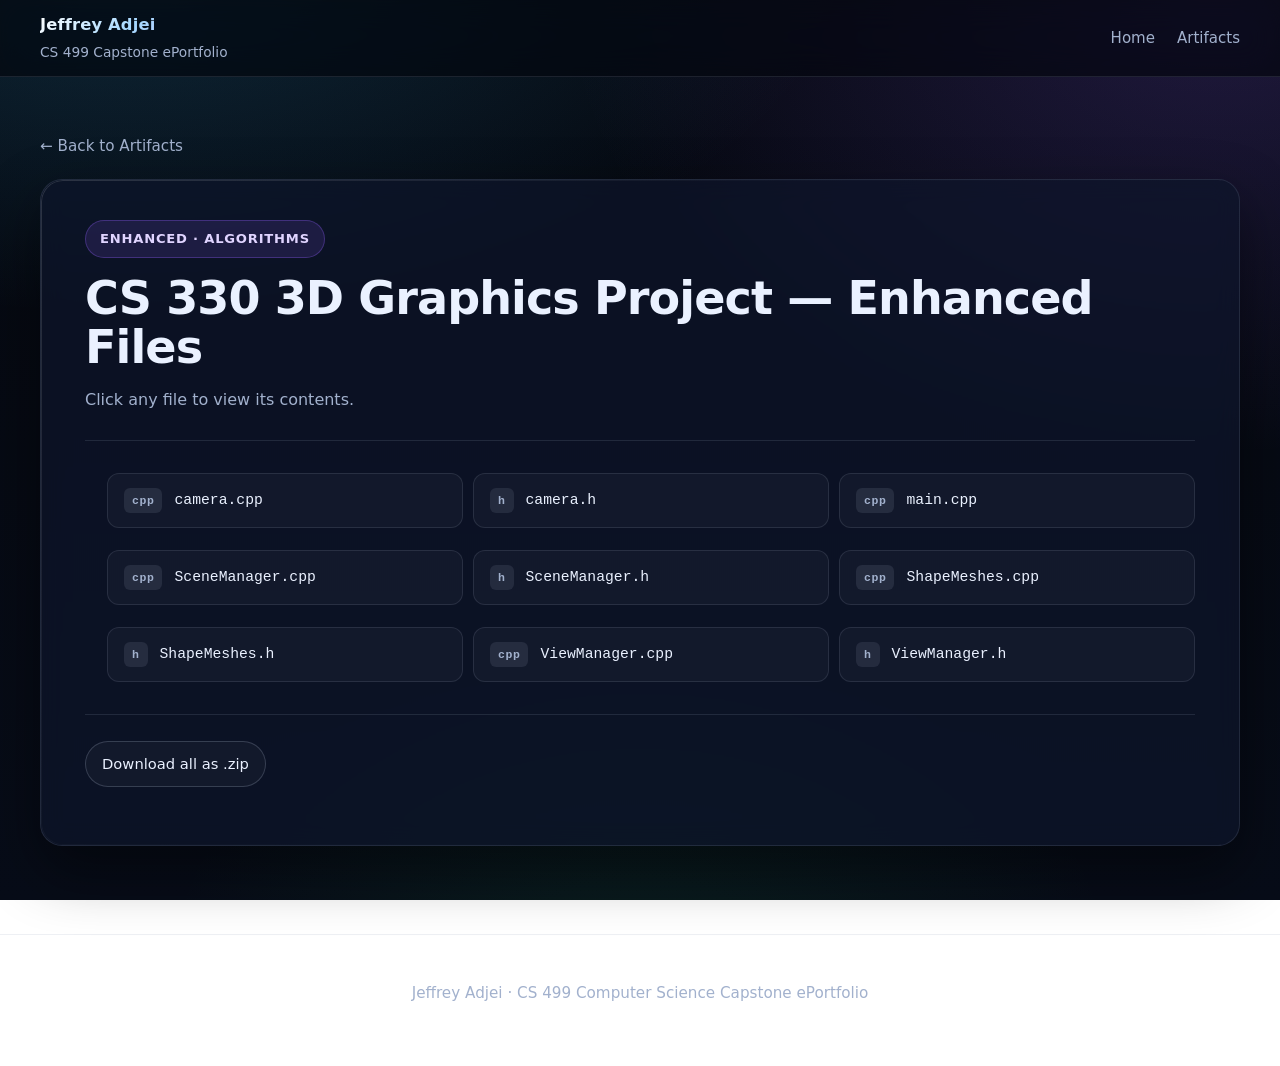
<file: enhanced-code/algorithms/index.html>
<!DOCTYPE html>
<html lang="en">
<head>
  <meta charset="UTF-8" />
  <meta name="viewport" content="width=device-width, initial-scale=1.0" />
  <title>Enhanced · Algorithms · CS 499</title>
  <link rel="stylesheet" href="../../assets/css/shared.css" />
  <link rel="stylesheet" href="../../assets/css/listing.css" />
</head>
<body>
  <header class="topbar">
    <div class="container nav">
      <div class="brand"><strong>Jeffrey Adjei</strong><span>CS 499 Capstone ePortfolio</span></div>
      <nav class="nav-links">
        <a href="../../index.html">Home</a>
        <a href="../../index.html#artifacts">Artifacts</a>
      </nav>
    </div>
  </header>
  <main class="page">
    <div class="container">
      <a class="back-link" href="../../index.html#artifacts">← Back to Artifacts</a>
      <article class="glass-card page-card prose">
        <span class="tag al">Enhanced · Algorithms</span>
        <h1>CS 330 3D Graphics Project — Enhanced Files</h1>
        <p class="subtle">Click any file to view its contents.</p>
        <div class="divider"></div>
        <ul class="file-list">
        <li><a href="camera.cpp" target="_blank"><span class="fext">cpp</span> camera.cpp</a></li>
        <li><a href="camera.h" target="_blank"><span class="fext">h</span> camera.h</a></li>
        <li><a href="main.cpp" target="_blank"><span class="fext">cpp</span> main.cpp</a></li>
        <li><a href="SceneManager.cpp" target="_blank"><span class="fext">cpp</span> SceneManager.cpp</a></li>
        <li><a href="SceneManager.h" target="_blank"><span class="fext">h</span> SceneManager.h</a></li>
        <li><a href="ShapeMeshes.cpp" target="_blank"><span class="fext">cpp</span> ShapeMeshes.cpp</a></li>
        <li><a href="ShapeMeshes.h" target="_blank"><span class="fext">h</span> ShapeMeshes.h</a></li>
        <li><a href="ViewManager.cpp" target="_blank"><span class="fext">cpp</span> ViewManager.cpp</a></li>
        <li><a href="ViewManager.h" target="_blank"><span class="fext">h</span> ViewManager.h</a></li>
        </ul>
        <div class="divider"></div>
        <p><a class="pill-link" href="../../downloads/algorithms-enhanced.zip" download>Download all as .zip</a></p>
      </article>
    </div>
  </main>
  <footer class="footer"><div class="container">Jeffrey Adjei · CS 499 Computer Science Capstone ePortfolio</div></footer>
</body>
</html>
</file>
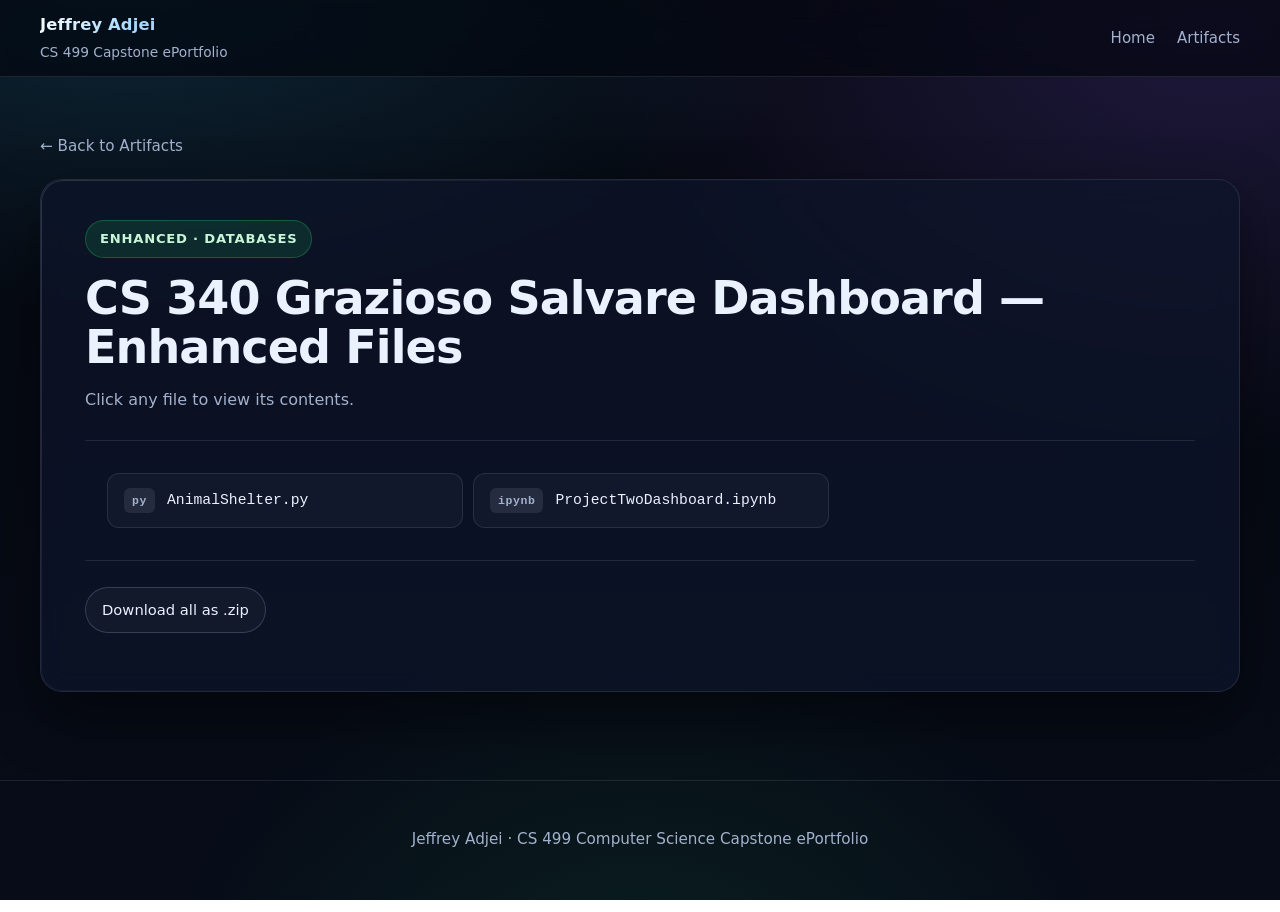
<file: enhanced-code/databases/index.html>
<!DOCTYPE html>
<html lang="en">
<head>
  <meta charset="UTF-8" />
  <meta name="viewport" content="width=device-width, initial-scale=1.0" />
  <title>Enhanced · Databases · CS 499</title>
  <link rel="stylesheet" href="../../assets/css/shared.css" />
  <link rel="stylesheet" href="../../assets/css/listing.css" />
</head>
<body>
  <header class="topbar">
    <div class="container nav">
      <div class="brand"><strong>Jeffrey Adjei</strong><span>CS 499 Capstone ePortfolio</span></div>
      <nav class="nav-links">
        <a href="../../index.html">Home</a>
        <a href="../../index.html#artifacts">Artifacts</a>
      </nav>
    </div>
  </header>
  <main class="page">
    <div class="container">
      <a class="back-link" href="../../index.html#artifacts">← Back to Artifacts</a>
      <article class="glass-card page-card prose">
        <span class="tag db">Enhanced · Databases</span>
        <h1>CS 340 Grazioso Salvare Dashboard — Enhanced Files</h1>
        <p class="subtle">Click any file to view its contents.</p>
        <div class="divider"></div>
        <ul class="file-list">
        <li><a href="AnimalShelter.py" target="_blank"><span class="fext">py</span> AnimalShelter.py</a></li>
        <li><a href="ProjectTwoDashboard.ipynb" target="_blank"><span class="fext">ipynb</span> ProjectTwoDashboard.ipynb</a></li>
        </ul>
        <div class="divider"></div>
        <p><a class="pill-link" href="../../downloads/databases-enhanced.zip" download>Download all as .zip</a></p>
      </article>
    </div>
  </main>
  <footer class="footer"><div class="container">Jeffrey Adjei · CS 499 Computer Science Capstone ePortfolio</div></footer>
</body>
</html>
</file>
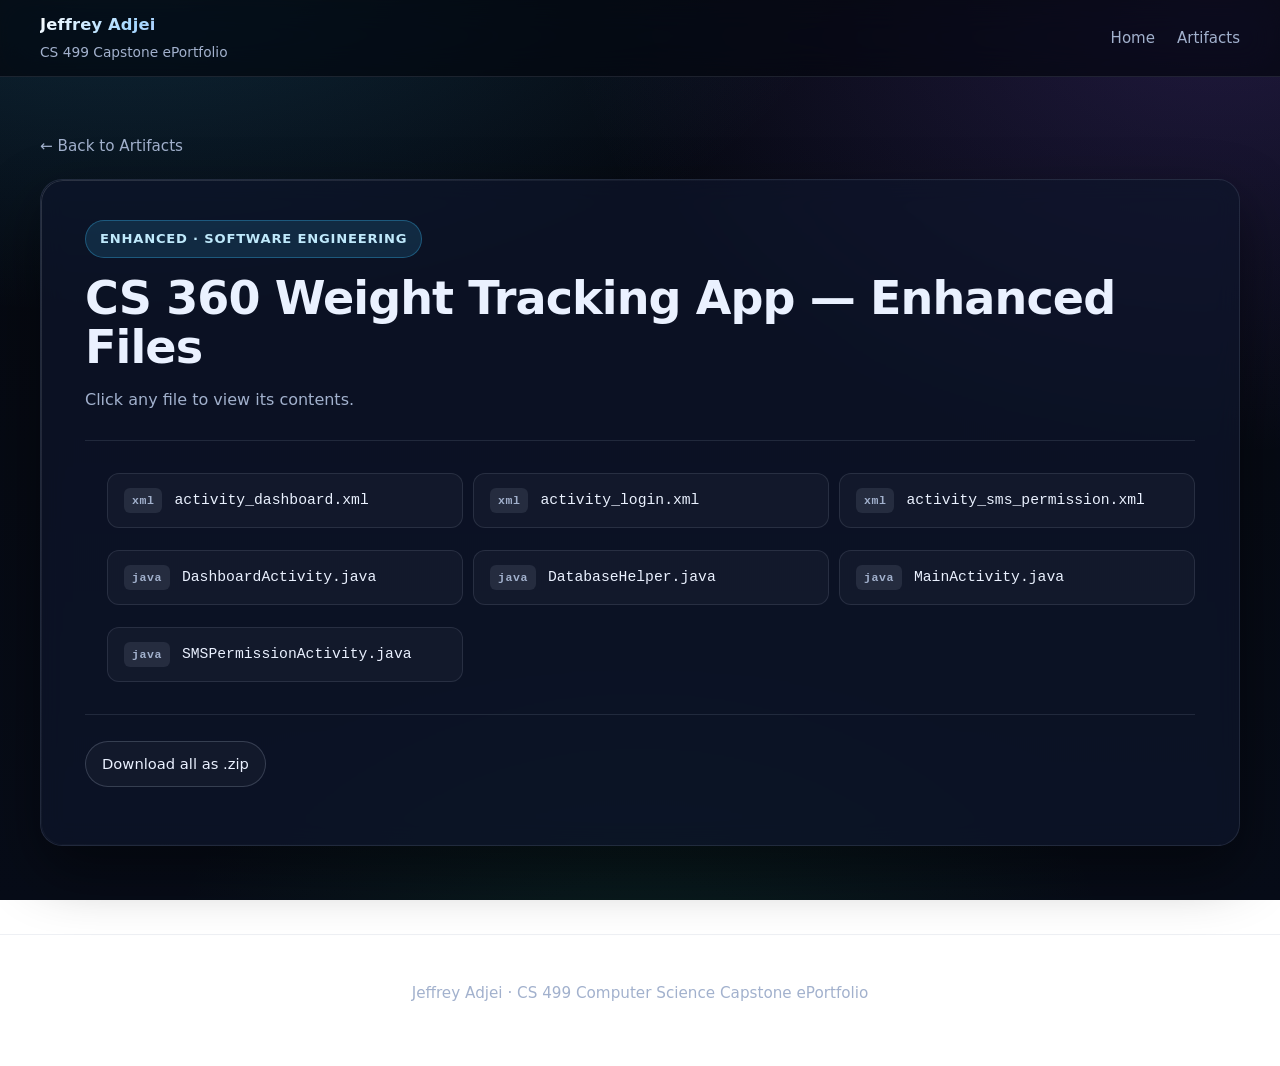
<file: enhanced-code/software-engineering/index.html>
<!DOCTYPE html>
<html lang="en">
<head>
  <meta charset="UTF-8" />
  <meta name="viewport" content="width=device-width, initial-scale=1.0" />
  <title>Enhanced · Software Engineering · CS 499</title>
  <link rel="stylesheet" href="../../assets/css/shared.css" />
  <link rel="stylesheet" href="../../assets/css/listing.css" />
</head>
<body>
  <header class="topbar">
    <div class="container nav">
      <div class="brand"><strong>Jeffrey Adjei</strong><span>CS 499 Capstone ePortfolio</span></div>
      <nav class="nav-links">
        <a href="../../index.html">Home</a>
        <a href="../../index.html#artifacts">Artifacts</a>
      </nav>
    </div>
  </header>
  <main class="page">
    <div class="container">
      <a class="back-link" href="../../index.html#artifacts">← Back to Artifacts</a>
      <article class="glass-card page-card prose">
        <span class="tag se">Enhanced · Software Engineering</span>
        <h1>CS 360 Weight Tracking App — Enhanced Files</h1>
        <p class="subtle">Click any file to view its contents.</p>
        <div class="divider"></div>
        <ul class="file-list">
        <li><a href="activity_dashboard.xml" target="_blank"><span class="fext">xml</span> activity_dashboard.xml</a></li>
        <li><a href="activity_login.xml" target="_blank"><span class="fext">xml</span> activity_login.xml</a></li>
        <li><a href="activity_sms_permission.xml" target="_blank"><span class="fext">xml</span> activity_sms_permission.xml</a></li>
        <li><a href="DashboardActivity.java" target="_blank"><span class="fext">java</span> DashboardActivity.java</a></li>
        <li><a href="DatabaseHelper.java" target="_blank"><span class="fext">java</span> DatabaseHelper.java</a></li>
        <li><a href="MainActivity.java" target="_blank"><span class="fext">java</span> MainActivity.java</a></li>
        <li><a href="SMSPermissionActivity.java" target="_blank"><span class="fext">java</span> SMSPermissionActivity.java</a></li>
        </ul>
        <div class="divider"></div>
        <p><a class="pill-link" href="../../downloads/software-engineering-enhanced.zip" download>Download all as .zip</a></p>
      </article>
    </div>
  </main>
  <footer class="footer"><div class="container">Jeffrey Adjei · CS 499 Computer Science Capstone ePortfolio</div></footer>
</body>
</html>
</file>
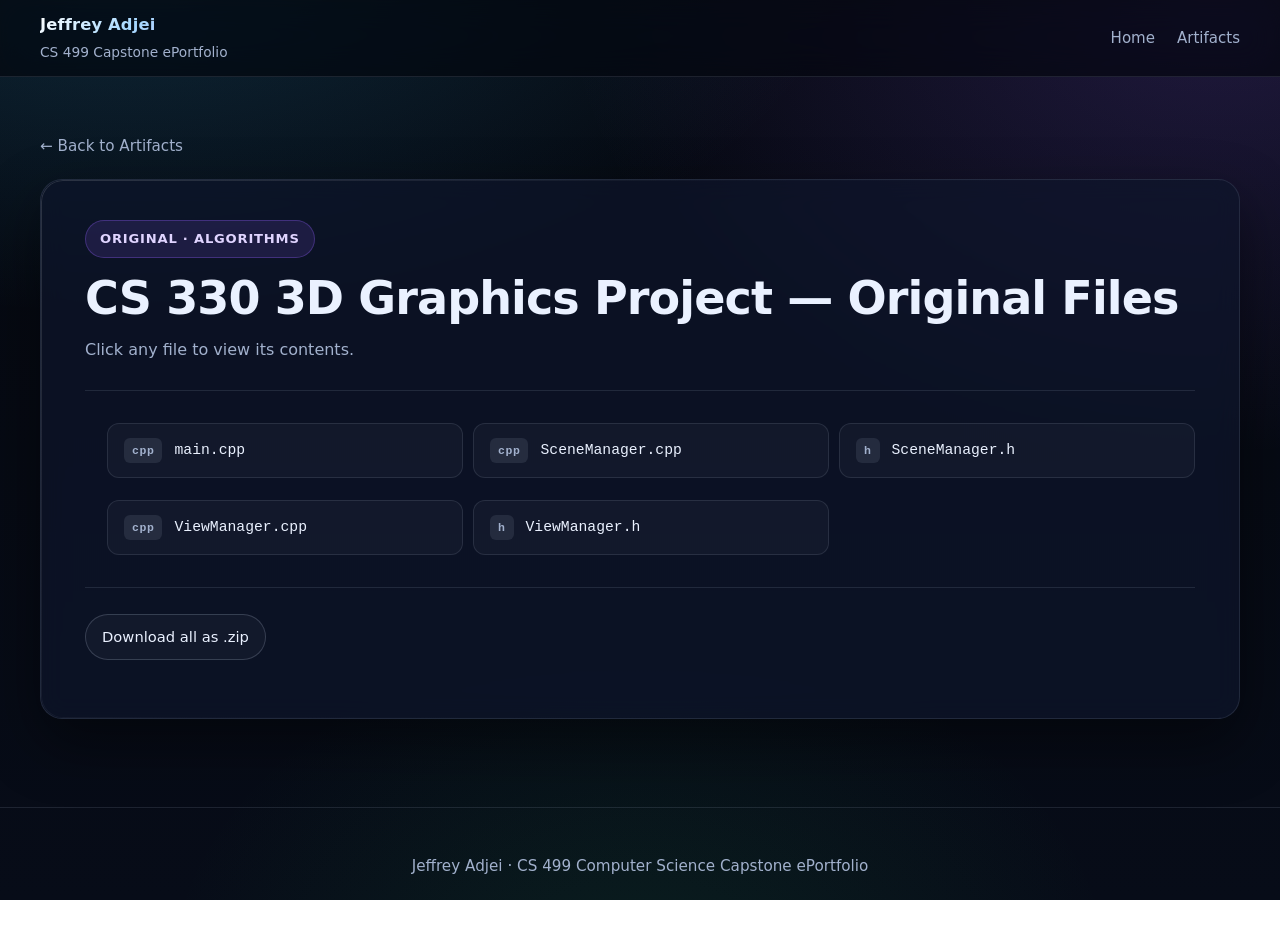
<file: original-code/algorithms/index.html>
<!DOCTYPE html>
<html lang="en">
<head>
  <meta charset="UTF-8" />
  <meta name="viewport" content="width=device-width, initial-scale=1.0" />
  <title>Original · Algorithms · CS 499</title>
  <link rel="stylesheet" href="../../assets/css/shared.css" />
  <link rel="stylesheet" href="../../assets/css/listing.css" />
</head>
<body>
  <header class="topbar">
    <div class="container nav">
      <div class="brand"><strong>Jeffrey Adjei</strong><span>CS 499 Capstone ePortfolio</span></div>
      <nav class="nav-links">
        <a href="../../index.html">Home</a>
        <a href="../../index.html#artifacts">Artifacts</a>
      </nav>
    </div>
  </header>
  <main class="page">
    <div class="container">
      <a class="back-link" href="../../index.html#artifacts">← Back to Artifacts</a>
      <article class="glass-card page-card prose">
        <span class="tag al">Original · Algorithms</span>
        <h1>CS 330 3D Graphics Project — Original Files</h1>
        <p class="subtle">Click any file to view its contents.</p>
        <div class="divider"></div>
        <ul class="file-list">
        <li><a href="main.cpp" target="_blank"><span class="fext">cpp</span> main.cpp</a></li>
        <li><a href="SceneManager.cpp" target="_blank"><span class="fext">cpp</span> SceneManager.cpp</a></li>
        <li><a href="SceneManager.h" target="_blank"><span class="fext">h</span> SceneManager.h</a></li>
        <li><a href="ViewManager.cpp" target="_blank"><span class="fext">cpp</span> ViewManager.cpp</a></li>
        <li><a href="ViewManager.h" target="_blank"><span class="fext">h</span> ViewManager.h</a></li>
        </ul>
        <div class="divider"></div>
        <p><a class="pill-link" href="../../downloads/algorithms-original.zip" download>Download all as .zip</a></p>
      </article>
    </div>
  </main>
  <footer class="footer"><div class="container">Jeffrey Adjei · CS 499 Computer Science Capstone ePortfolio</div></footer>
</body>
</html>
</file>
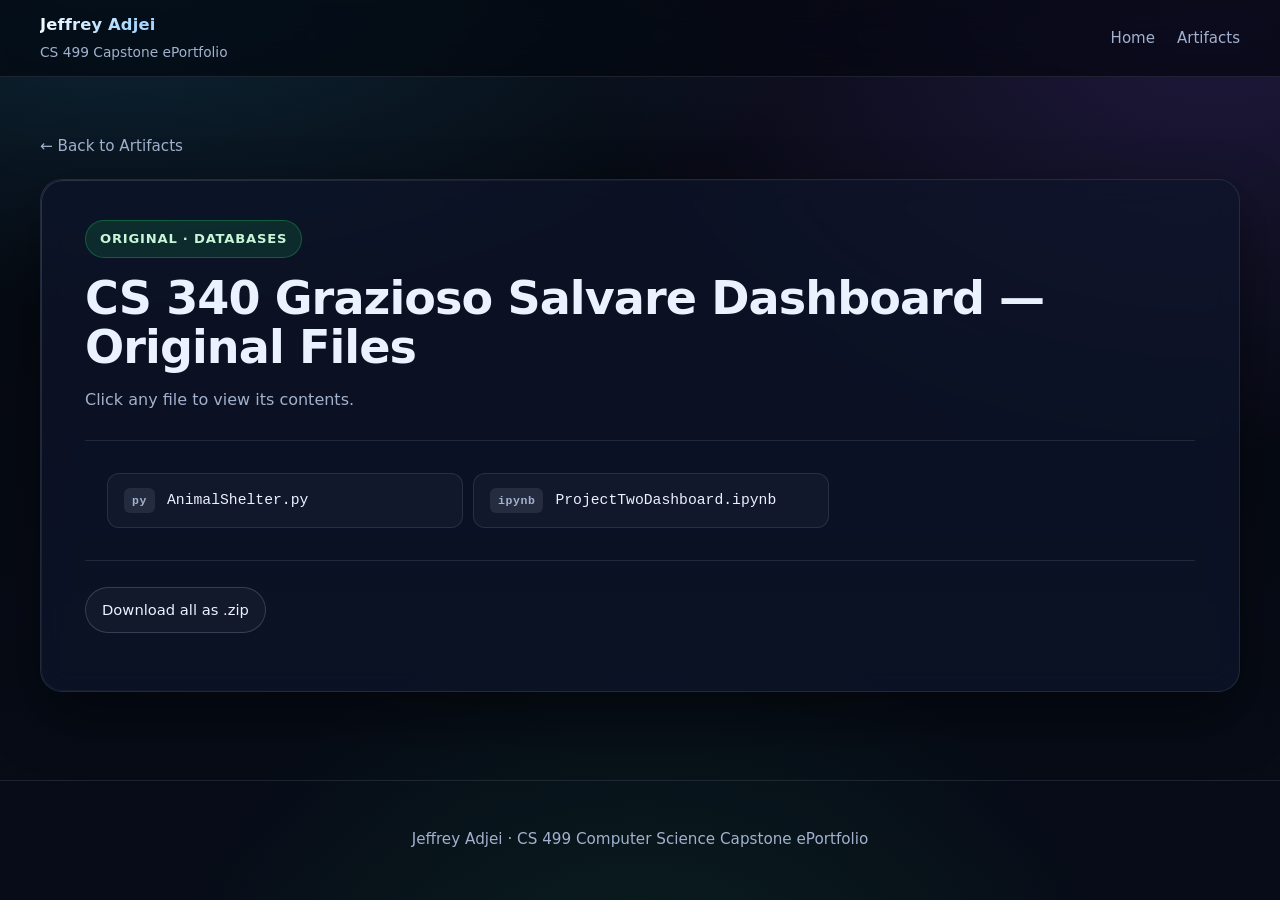
<file: original-code/databases/index.html>
<!DOCTYPE html>
<html lang="en">
<head>
  <meta charset="UTF-8" />
  <meta name="viewport" content="width=device-width, initial-scale=1.0" />
  <title>Original · Databases · CS 499</title>
  <link rel="stylesheet" href="../../assets/css/shared.css" />
  <link rel="stylesheet" href="../../assets/css/listing.css" />
</head>
<body>
  <header class="topbar">
    <div class="container nav">
      <div class="brand"><strong>Jeffrey Adjei</strong><span>CS 499 Capstone ePortfolio</span></div>
      <nav class="nav-links">
        <a href="../../index.html">Home</a>
        <a href="../../index.html#artifacts">Artifacts</a>
      </nav>
    </div>
  </header>
  <main class="page">
    <div class="container">
      <a class="back-link" href="../../index.html#artifacts">← Back to Artifacts</a>
      <article class="glass-card page-card prose">
        <span class="tag db">Original · Databases</span>
        <h1>CS 340 Grazioso Salvare Dashboard — Original Files</h1>
        <p class="subtle">Click any file to view its contents.</p>
        <div class="divider"></div>
        <ul class="file-list">
        <li><a href="AnimalShelter.py" target="_blank"><span class="fext">py</span> AnimalShelter.py</a></li>
        <li><a href="ProjectTwoDashboard.ipynb" target="_blank"><span class="fext">ipynb</span> ProjectTwoDashboard.ipynb</a></li>
        </ul>
        <div class="divider"></div>
        <p><a class="pill-link" href="../../downloads/databases-original.zip" download>Download all as .zip</a></p>
      </article>
    </div>
  </main>
  <footer class="footer"><div class="container">Jeffrey Adjei · CS 499 Computer Science Capstone ePortfolio</div></footer>
</body>
</html>
</file>
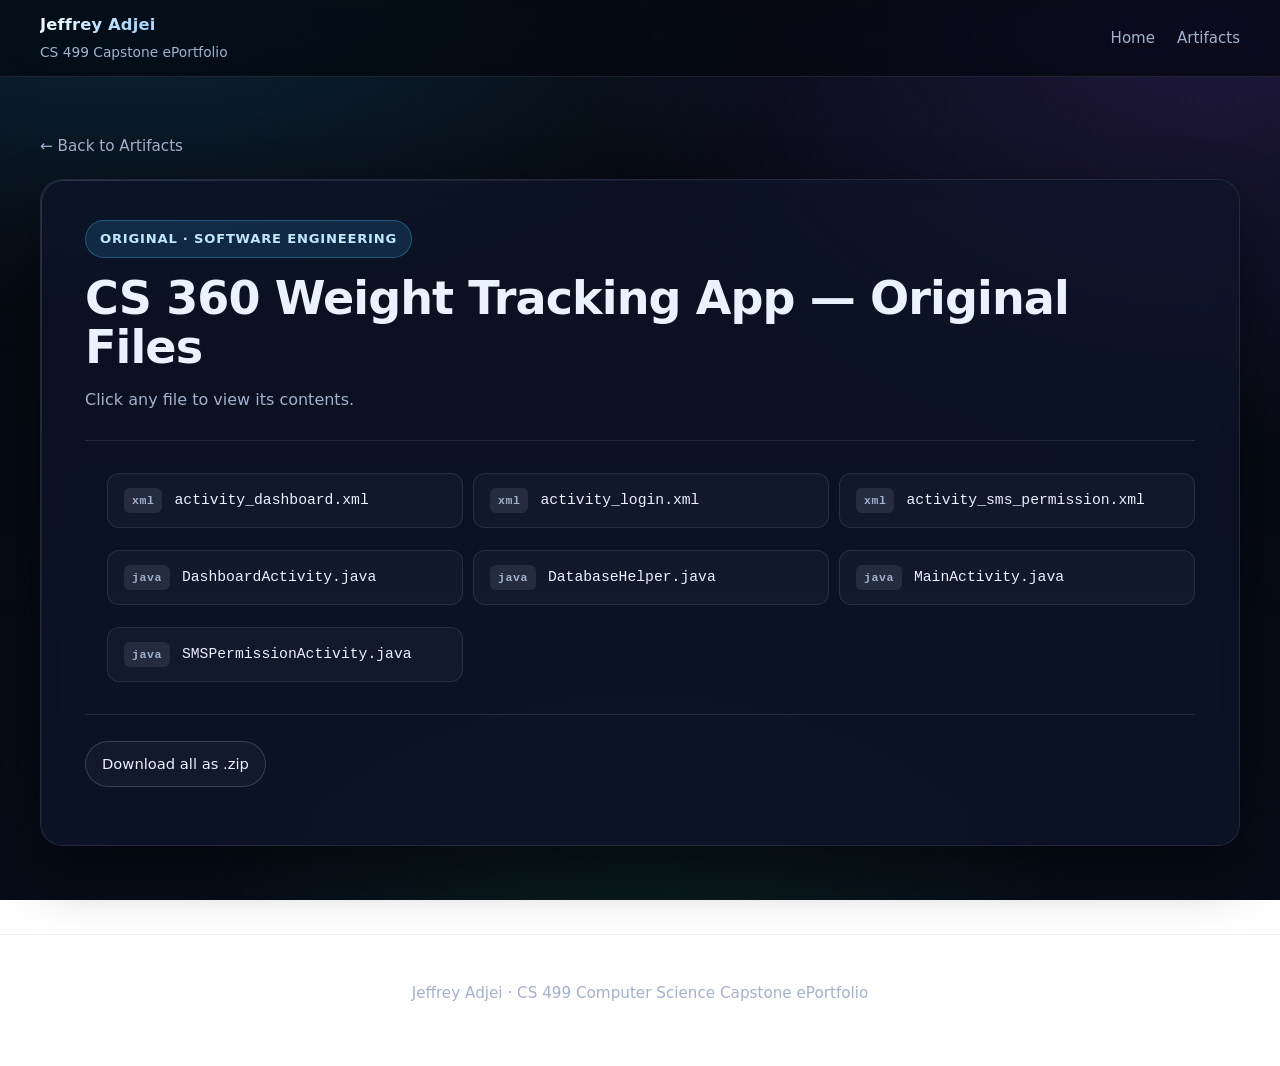
<file: original-code/software-engineering/index.html>
<!DOCTYPE html>
<html lang="en">
<head>
  <meta charset="UTF-8" />
  <meta name="viewport" content="width=device-width, initial-scale=1.0" />
  <title>Original · Software Engineering · CS 499</title>
  <link rel="stylesheet" href="../../assets/css/shared.css" />
  <link rel="stylesheet" href="../../assets/css/listing.css" />
</head>
<body>
  <header class="topbar">
    <div class="container nav">
      <div class="brand"><strong>Jeffrey Adjei</strong><span>CS 499 Capstone ePortfolio</span></div>
      <nav class="nav-links">
        <a href="../../index.html">Home</a>
        <a href="../../index.html#artifacts">Artifacts</a>
      </nav>
    </div>
  </header>
  <main class="page">
    <div class="container">
      <a class="back-link" href="../../index.html#artifacts">← Back to Artifacts</a>
      <article class="glass-card page-card prose">
        <span class="tag se">Original · Software Engineering</span>
        <h1>CS 360 Weight Tracking App — Original Files</h1>
        <p class="subtle">Click any file to view its contents.</p>
        <div class="divider"></div>
        <ul class="file-list">
        <li><a href="activity_dashboard.xml" target="_blank"><span class="fext">xml</span> activity_dashboard.xml</a></li>
        <li><a href="activity_login.xml" target="_blank"><span class="fext">xml</span> activity_login.xml</a></li>
        <li><a href="activity_sms_permission.xml" target="_blank"><span class="fext">xml</span> activity_sms_permission.xml</a></li>
        <li><a href="DashboardActivity.java" target="_blank"><span class="fext">java</span> DashboardActivity.java</a></li>
        <li><a href="DatabaseHelper.java" target="_blank"><span class="fext">java</span> DatabaseHelper.java</a></li>
        <li><a href="MainActivity.java" target="_blank"><span class="fext">java</span> MainActivity.java</a></li>
        <li><a href="SMSPermissionActivity.java" target="_blank"><span class="fext">java</span> SMSPermissionActivity.java</a></li>
        </ul>
        <div class="divider"></div>
        <p><a class="pill-link" href="../../downloads/software-engineering-original.zip" download>Download all as .zip</a></p>
      </article>
    </div>
  </main>
  <footer class="footer"><div class="container">Jeffrey Adjei · CS 499 Computer Science Capstone ePortfolio</div></footer>
</body>
</html>
</file>
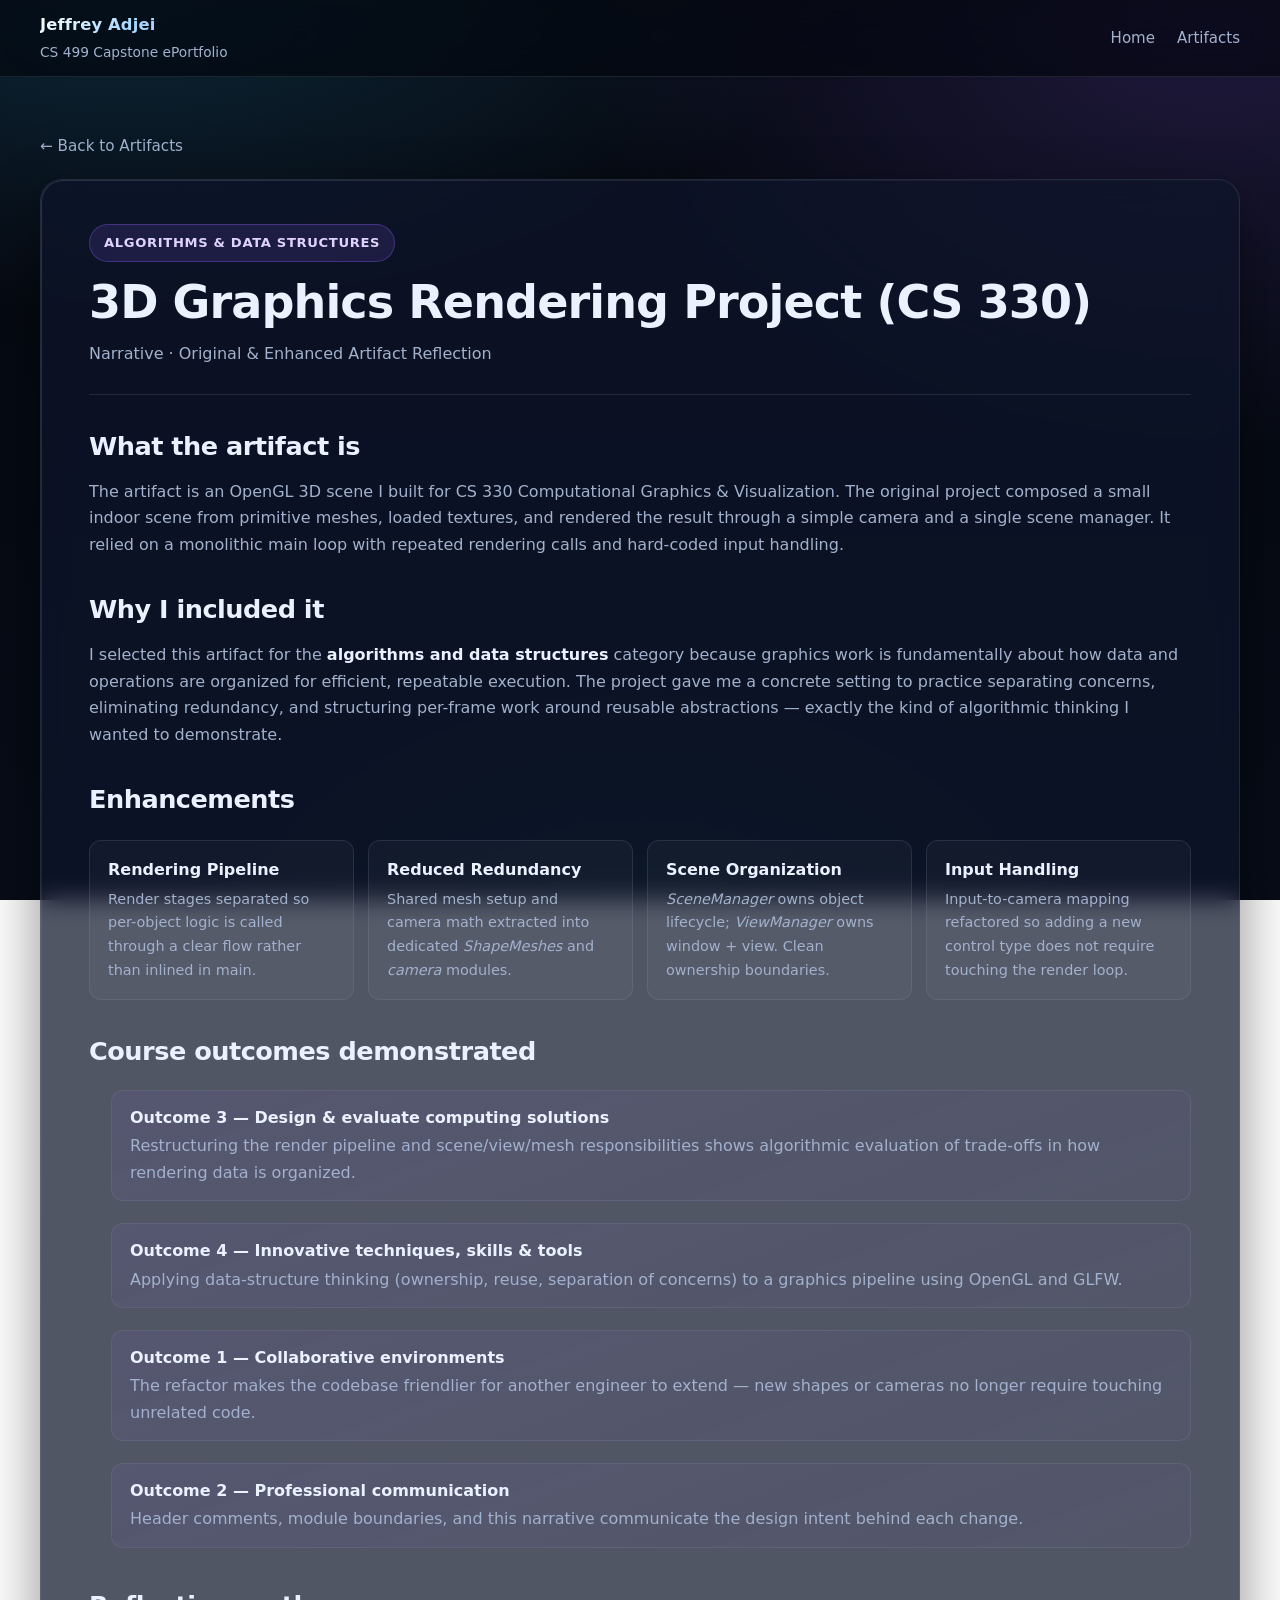
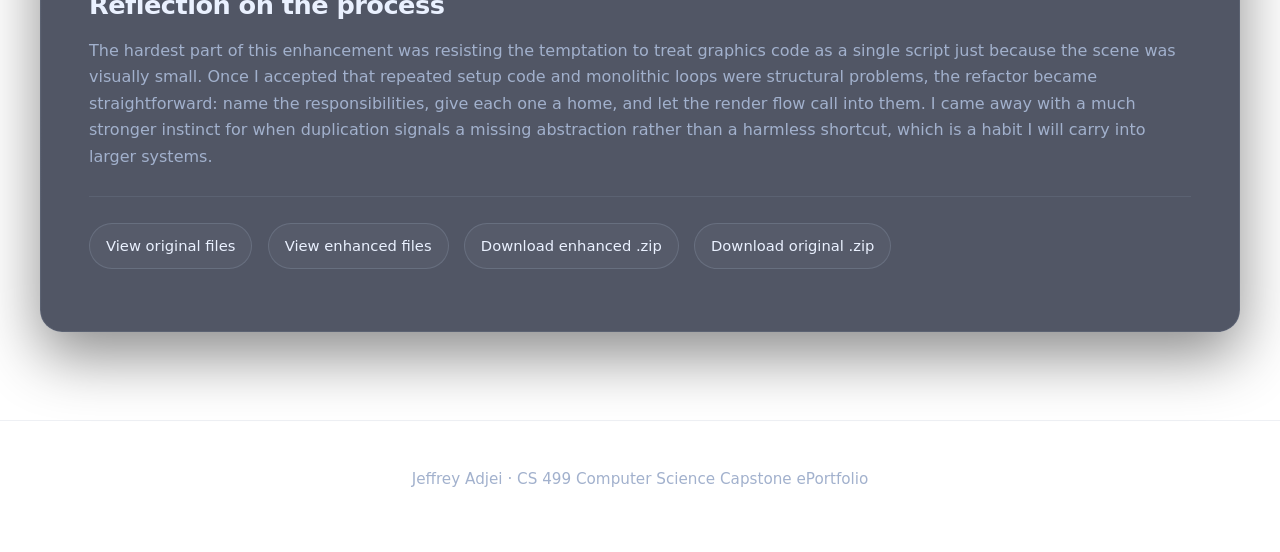
<file: narratives/algorithms.html>
<!DOCTYPE html>
<html lang="en">
<head>
  <meta charset="UTF-8" />
  <meta name="viewport" content="width=device-width, initial-scale=1.0" />
  <title>Algorithms &amp; Data Structures Narrative · CS 499 · Jeffrey Adjei</title>
  <link rel="stylesheet" href="../assets/css/shared.css" />
  <style>
    .page { padding: 56px 0 40px; }
    .page-card { padding: 44px 48px; }
    .tag {
      display: inline-flex; padding: 7px 14px; border-radius: 999px;
      background: rgba(139, 92, 246, 0.14);
      border: 1px solid rgba(139, 92, 246, 0.35);
      color: #e0d4ff; font-size: 0.82rem; margin-bottom: 16px;
      letter-spacing: 0.05em; text-transform: uppercase; font-weight: 700;
    }
    .divider { height: 1px; background: var(--line); margin: 26px 0; }
    .highlight-grid { display: grid; grid-template-columns: repeat(auto-fit, minmax(220px, 1fr)); gap: 14px; margin: 20px 0 8px; }
    .highlight-grid .h { padding: 16px 18px; background: rgba(255,255,255,0.03); border: 1px solid var(--line); border-radius: 12px; color: var(--text); font-weight: 600; }
    .highlight-grid .h span { display: block; color: var(--muted); font-weight: 400; font-size: 0.9rem; margin-top: 4px; }
    .outcome-list { list-style: none; padding: 0; margin: 0; display: grid; gap: 10px; }
    .outcome-list li {
      padding: 14px 18px; border: 1px solid var(--line); border-radius: 12px;
      background: linear-gradient(160deg, rgba(139,92,246,0.08), rgba(139,92,246,0.02));
      color: var(--muted);
    }
    .outcome-list li strong { color: var(--text); display: block; margin-bottom: 2px; }
    @media (max-width: 720px) { .page-card { padding: 28px; } }
  </style>
</head>
<body>
  <header class="topbar">
    <div class="container nav">
      <div class="brand"><strong>Jeffrey Adjei</strong><span>CS 499 Capstone ePortfolio</span></div>
      <nav class="nav-links">
        <a href="../index.html">Home</a>
        <a href="../index.html#artifacts">Artifacts</a>
      </nav>
    </div>
  </header>

  <main class="page">
    <div class="container">
      <a class="back-link" href="../index.html#artifacts">← Back to Artifacts</a>
      <article class="glass-card page-card prose">
        <span class="tag">Algorithms &amp; Data Structures</span>
        <h1>3D Graphics Rendering Project (CS 330)</h1>
        <p class="subtle">Narrative · Original &amp; Enhanced Artifact Reflection</p>
        <div class="divider"></div>

        <h2>What the artifact is</h2>
        <p>
          The artifact is an OpenGL 3D scene I built for CS 330 Computational Graphics &amp;
          Visualization. The original project composed a small indoor scene from primitive meshes,
          loaded textures, and rendered the result through a simple camera and a single scene
          manager. It relied on a monolithic main loop with repeated rendering calls and
          hard-coded input handling.
        </p>

        <h2>Why I included it</h2>
        <p>
          I selected this artifact for the <strong>algorithms and data structures</strong>
          category because graphics work is fundamentally about how data and operations are
          organized for efficient, repeatable execution. The project gave me a concrete setting to
          practice separating concerns, eliminating redundancy, and structuring per-frame work
          around reusable abstractions — exactly the kind of algorithmic thinking I wanted to
          demonstrate.
        </p>

        <h2>Enhancements</h2>
        <div class="highlight-grid">
          <div class="h">Rendering Pipeline<span>Render stages separated so per-object logic is called through a clear flow rather than inlined in main.</span></div>
          <div class="h">Reduced Redundancy<span>Shared mesh setup and camera math extracted into dedicated <em>ShapeMeshes</em> and <em>camera</em> modules.</span></div>
          <div class="h">Scene Organization<span><em>SceneManager</em> owns object lifecycle; <em>ViewManager</em> owns window + view. Clean ownership boundaries.</span></div>
          <div class="h">Input Handling<span>Input-to-camera mapping refactored so adding a new control type does not require touching the render loop.</span></div>
        </div>

        <h2>Course outcomes demonstrated</h2>
        <ul class="outcome-list">
          <li><strong>Outcome 3 — Design &amp; evaluate computing solutions</strong>Restructuring the render pipeline and scene/view/mesh responsibilities shows algorithmic evaluation of trade-offs in how rendering data is organized.</li>
          <li><strong>Outcome 4 — Innovative techniques, skills &amp; tools</strong>Applying data-structure thinking (ownership, reuse, separation of concerns) to a graphics pipeline using OpenGL and GLFW.</li>
          <li><strong>Outcome 1 — Collaborative environments</strong>The refactor makes the codebase friendlier for another engineer to extend — new shapes or cameras no longer require touching unrelated code.</li>
          <li><strong>Outcome 2 — Professional communication</strong>Header comments, module boundaries, and this narrative communicate the design intent behind each change.</li>
        </ul>

        <h2>Reflection on the process</h2>
        <p>
          The hardest part of this enhancement was resisting the temptation to treat graphics code
          as a single script just because the scene was visually small. Once I accepted that
          repeated setup code and monolithic loops were structural problems, the refactor became
          straightforward: name the responsibilities, give each one a home, and let the render
          flow call into them. I came away with a much stronger instinct for when duplication
          signals a missing abstraction rather than a harmless shortcut, which is a habit I will
          carry into larger systems.
        </p>

        <div class="divider"></div>
        <p>
          <a class="pill-link" href="../original-code/algorithms/">View original files</a>
          &nbsp;
          <a class="pill-link" href="../enhanced-code/algorithms/">View enhanced files</a>
          &nbsp;
          <a class="pill-link" href="../downloads/algorithms-enhanced.zip" download>Download enhanced .zip</a>
          &nbsp;
          <a class="pill-link" href="../downloads/algorithms-original.zip" download>Download original .zip</a>
        </p>
      </article>
    </div>
  </main>

  <footer class="footer">
    <div class="container">Jeffrey Adjei · CS 499 Computer Science Capstone ePortfolio</div>
  </footer>
</body>
</html>
</file>
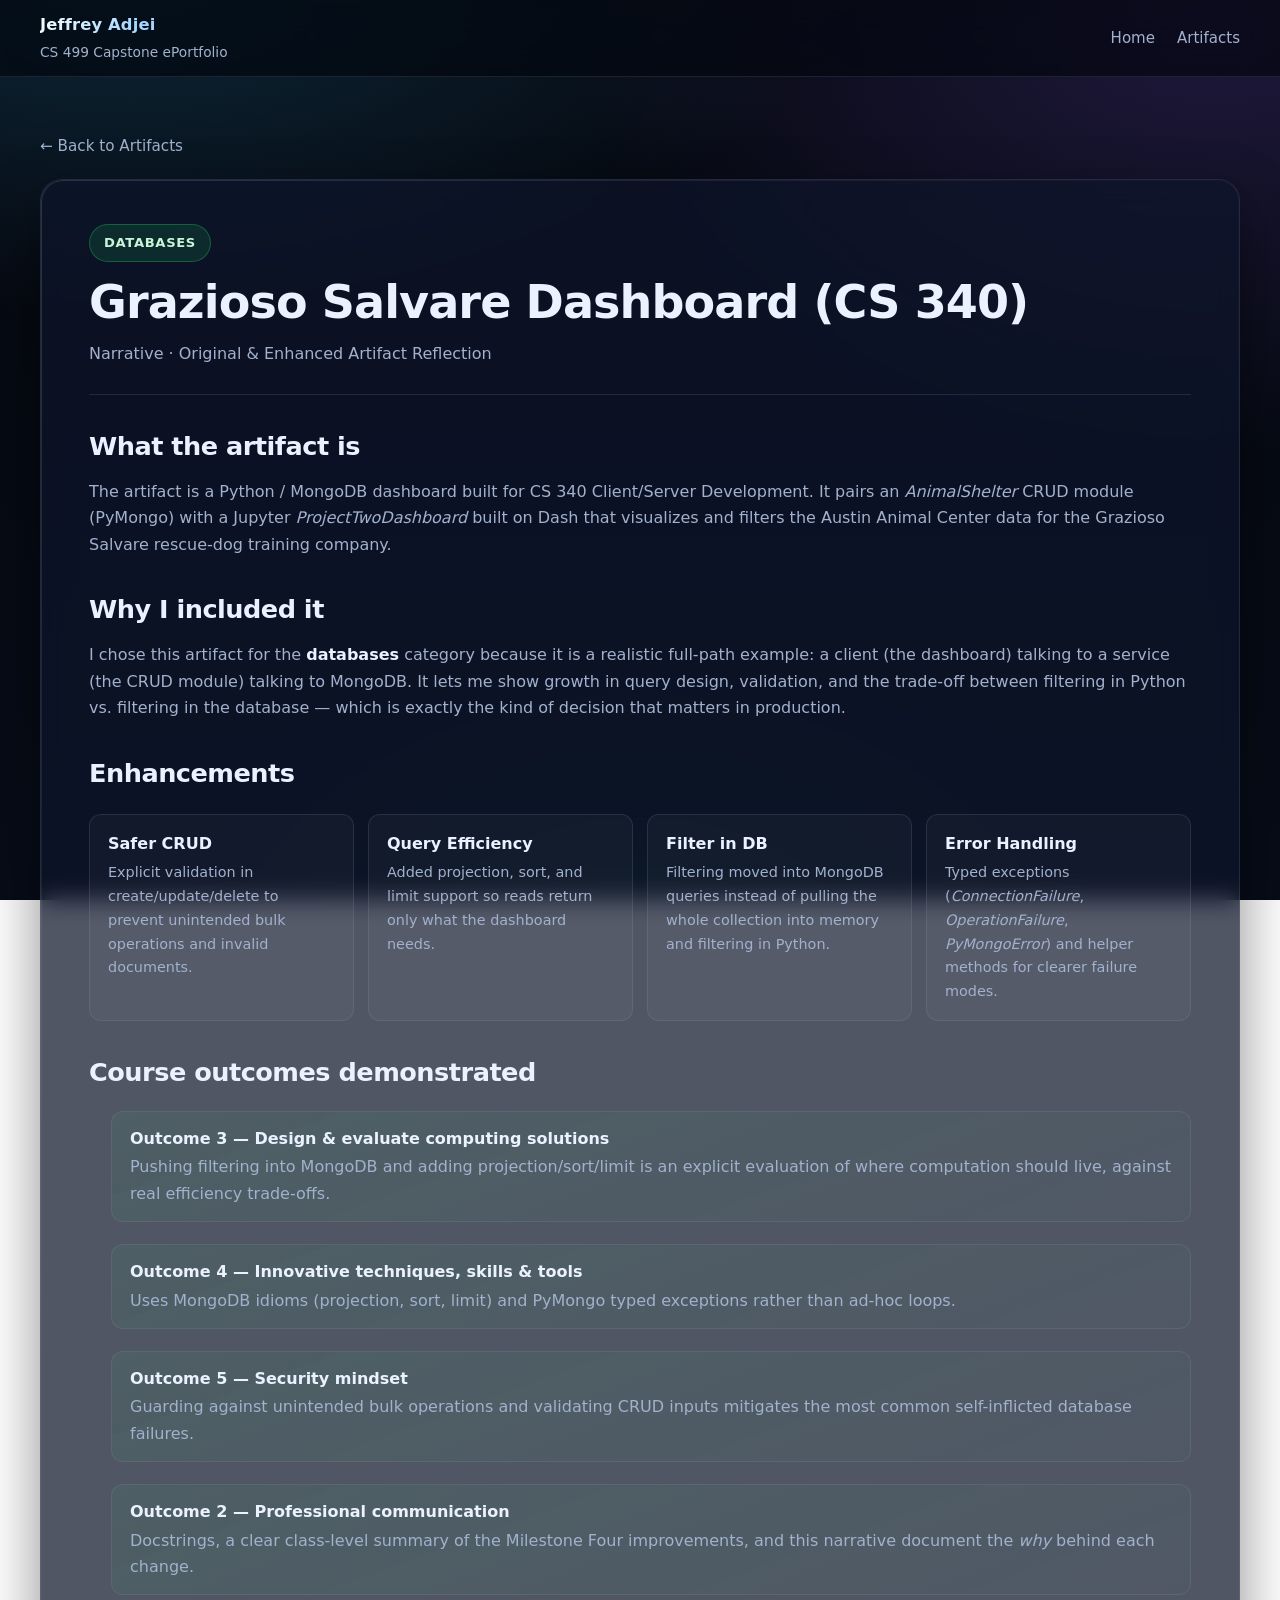
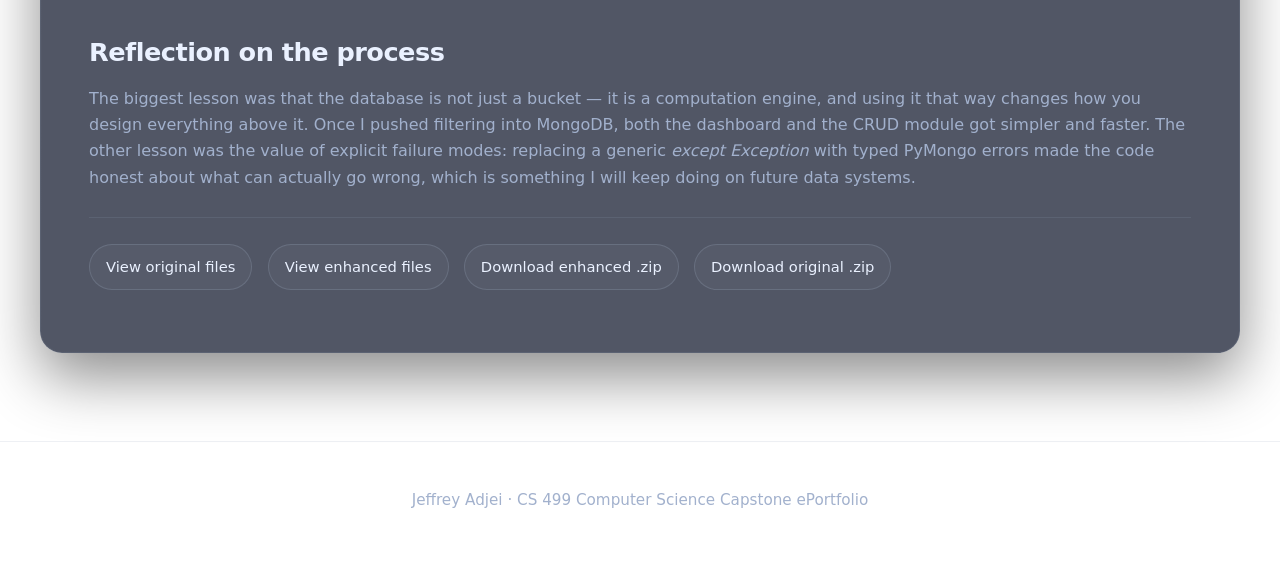
<file: narratives/databases.html>
<!DOCTYPE html>
<html lang="en">
<head>
  <meta charset="UTF-8" />
  <meta name="viewport" content="width=device-width, initial-scale=1.0" />
  <title>Databases Narrative · CS 499 · Jeffrey Adjei</title>
  <link rel="stylesheet" href="../assets/css/shared.css" />
  <style>
    .page { padding: 56px 0 40px; }
    .page-card { padding: 44px 48px; }
    .tag {
      display: inline-flex; padding: 7px 14px; border-radius: 999px;
      background: rgba(34, 197, 94, 0.14);
      border: 1px solid rgba(34, 197, 94, 0.35);
      color: #c8f5d8; font-size: 0.82rem; margin-bottom: 16px;
      letter-spacing: 0.05em; text-transform: uppercase; font-weight: 700;
    }
    .divider { height: 1px; background: var(--line); margin: 26px 0; }
    .highlight-grid { display: grid; grid-template-columns: repeat(auto-fit, minmax(220px, 1fr)); gap: 14px; margin: 20px 0 8px; }
    .highlight-grid .h { padding: 16px 18px; background: rgba(255,255,255,0.03); border: 1px solid var(--line); border-radius: 12px; color: var(--text); font-weight: 600; }
    .highlight-grid .h span { display: block; color: var(--muted); font-weight: 400; font-size: 0.9rem; margin-top: 4px; }
    .outcome-list { list-style: none; padding: 0; margin: 0; display: grid; gap: 10px; }
    .outcome-list li {
      padding: 14px 18px; border: 1px solid var(--line); border-radius: 12px;
      background: linear-gradient(160deg, rgba(34,197,94,0.08), rgba(34,197,94,0.02));
      color: var(--muted);
    }
    .outcome-list li strong { color: var(--text); display: block; margin-bottom: 2px; }
    @media (max-width: 720px) { .page-card { padding: 28px; } }
  </style>
</head>
<body>
  <header class="topbar">
    <div class="container nav">
      <div class="brand"><strong>Jeffrey Adjei</strong><span>CS 499 Capstone ePortfolio</span></div>
      <nav class="nav-links">
        <a href="../index.html">Home</a>
        <a href="../index.html#artifacts">Artifacts</a>
      </nav>
    </div>
  </header>

  <main class="page">
    <div class="container">
      <a class="back-link" href="../index.html#artifacts">← Back to Artifacts</a>
      <article class="glass-card page-card prose">
        <span class="tag">Databases</span>
        <h1>Grazioso Salvare Dashboard (CS 340)</h1>
        <p class="subtle">Narrative · Original &amp; Enhanced Artifact Reflection</p>
        <div class="divider"></div>

        <h2>What the artifact is</h2>
        <p>
          The artifact is a Python / MongoDB dashboard built for CS 340 Client/Server Development.
          It pairs an <em>AnimalShelter</em> CRUD module (PyMongo) with a Jupyter
          <em>ProjectTwoDashboard</em> built on Dash that visualizes and filters the Austin Animal
          Center data for the Grazioso Salvare rescue-dog training company.
        </p>

        <h2>Why I included it</h2>
        <p>
          I chose this artifact for the <strong>databases</strong> category because it is a
          realistic full-path example: a client (the dashboard) talking to a service (the CRUD
          module) talking to MongoDB. It lets me show growth in query design, validation, and the
          trade-off between filtering in Python vs. filtering in the database — which is exactly
          the kind of decision that matters in production.
        </p>

        <h2>Enhancements</h2>
        <div class="highlight-grid">
          <div class="h">Safer CRUD<span>Explicit validation in create/update/delete to prevent unintended bulk operations and invalid documents.</span></div>
          <div class="h">Query Efficiency<span>Added projection, sort, and limit support so reads return only what the dashboard needs.</span></div>
          <div class="h">Filter in DB<span>Filtering moved into MongoDB queries instead of pulling the whole collection into memory and filtering in Python.</span></div>
          <div class="h">Error Handling<span>Typed exceptions (<em>ConnectionFailure</em>, <em>OperationFailure</em>, <em>PyMongoError</em>) and helper methods for clearer failure modes.</span></div>
        </div>

        <h2>Course outcomes demonstrated</h2>
        <ul class="outcome-list">
          <li><strong>Outcome 3 — Design &amp; evaluate computing solutions</strong>Pushing filtering into MongoDB and adding projection/sort/limit is an explicit evaluation of where computation should live, against real efficiency trade-offs.</li>
          <li><strong>Outcome 4 — Innovative techniques, skills &amp; tools</strong>Uses MongoDB idioms (projection, sort, limit) and PyMongo typed exceptions rather than ad-hoc loops.</li>
          <li><strong>Outcome 5 — Security mindset</strong>Guarding against unintended bulk operations and validating CRUD inputs mitigates the most common self-inflicted database failures.</li>
          <li><strong>Outcome 2 — Professional communication</strong>Docstrings, a clear class-level summary of the Milestone Four improvements, and this narrative document the <em>why</em> behind each change.</li>
        </ul>

        <h2>Reflection on the process</h2>
        <p>
          The biggest lesson was that the database is not just a bucket — it is a computation
          engine, and using it that way changes how you design everything above it. Once I pushed
          filtering into MongoDB, both the dashboard and the CRUD module got simpler and faster.
          The other lesson was the value of explicit failure modes: replacing a generic
          <em>except Exception</em> with typed PyMongo errors made the code honest about what can
          actually go wrong, which is something I will keep doing on future data systems.
        </p>

        <div class="divider"></div>
        <p>
          <a class="pill-link" href="../original-code/databases/">View original files</a>
          &nbsp;
          <a class="pill-link" href="../enhanced-code/databases/">View enhanced files</a>
          &nbsp;
          <a class="pill-link" href="../downloads/databases-enhanced.zip" download>Download enhanced .zip</a>
          &nbsp;
          <a class="pill-link" href="../downloads/databases-original.zip" download>Download original .zip</a>
        </p>
      </article>
    </div>
  </main>

  <footer class="footer">
    <div class="container">Jeffrey Adjei · CS 499 Computer Science Capstone ePortfolio</div>
  </footer>
</body>
</html>
</file>
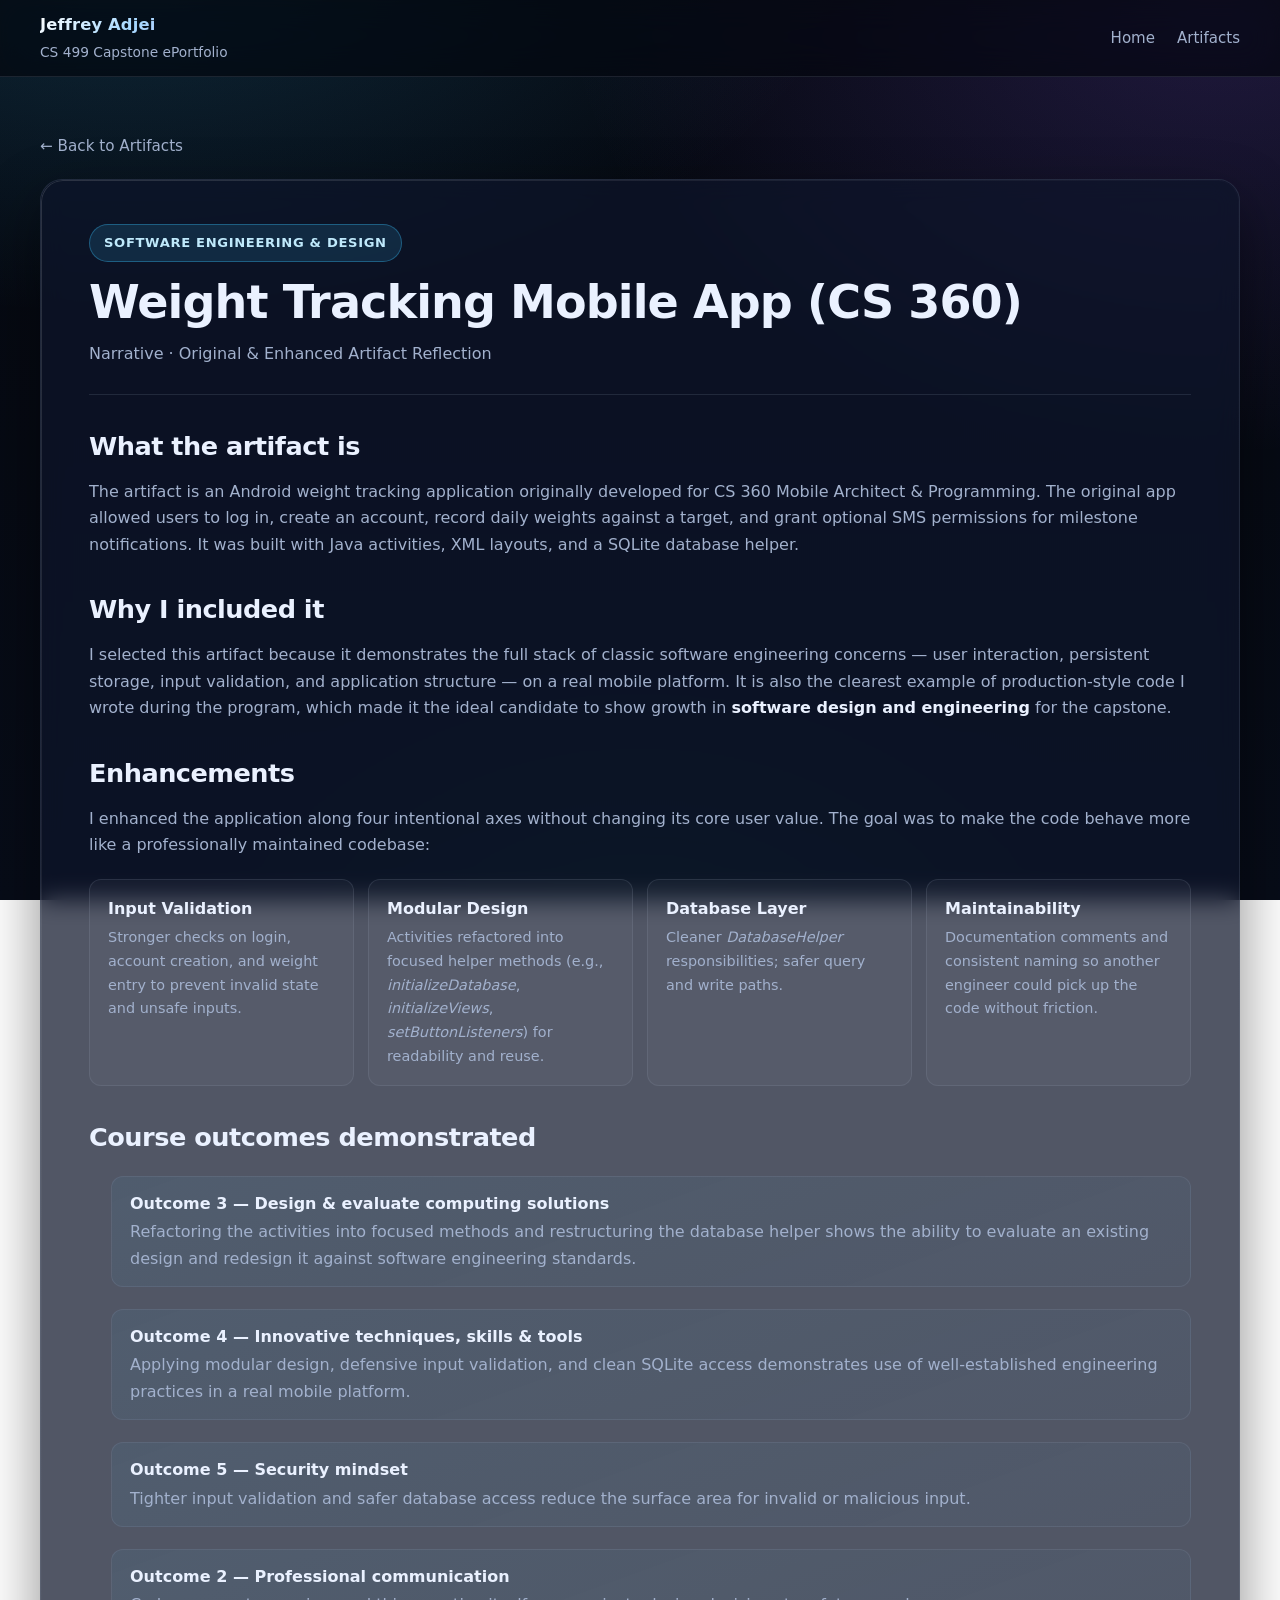
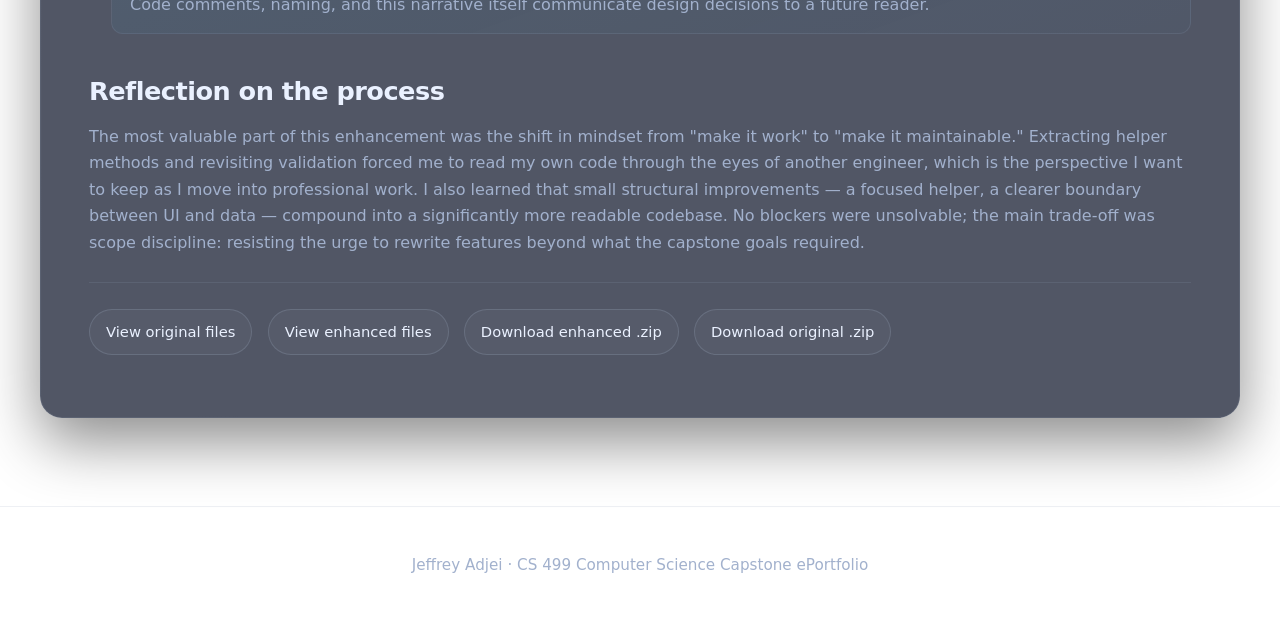
<file: narratives/software-engineering.html>
<!DOCTYPE html>
<html lang="en">
<head>
  <meta charset="UTF-8" />
  <meta name="viewport" content="width=device-width, initial-scale=1.0" />
  <title>Software Engineering Narrative · CS 499 · Jeffrey Adjei</title>
  <link rel="stylesheet" href="../assets/css/shared.css" />
  <style>
    .page { padding: 56px 0 40px; }
    .page-card { padding: 44px 48px; }
    .tag {
      display: inline-flex; padding: 7px 14px; border-radius: 999px;
      background: rgba(56, 189, 248, 0.14);
      border: 1px solid rgba(56, 189, 248, 0.35);
      color: #bfe9fb; font-size: 0.82rem; margin-bottom: 16px;
      letter-spacing: 0.05em; text-transform: uppercase; font-weight: 700;
    }
    .divider { height: 1px; background: var(--line); margin: 26px 0; }
    .highlight-grid { display: grid; grid-template-columns: repeat(auto-fit, minmax(220px, 1fr)); gap: 14px; margin: 20px 0 8px; }
    .highlight-grid .h { padding: 16px 18px; background: rgba(255,255,255,0.03); border: 1px solid var(--line); border-radius: 12px; color: var(--text); font-weight: 600; }
    .highlight-grid .h span { display: block; color: var(--muted); font-weight: 400; font-size: 0.9rem; margin-top: 4px; }
    .outcome-list { list-style: none; padding: 0; margin: 0; display: grid; gap: 10px; }
    .outcome-list li {
      padding: 14px 18px; border: 1px solid var(--line); border-radius: 12px;
      background: linear-gradient(160deg, rgba(56,189,248,0.06), rgba(56,189,248,0.02));
      color: var(--muted);
    }
    .outcome-list li strong { color: var(--text); display: block; margin-bottom: 2px; }
    @media (max-width: 720px) { .page-card { padding: 28px; } }
  </style>
</head>
<body>
  <header class="topbar">
    <div class="container nav">
      <div class="brand"><strong>Jeffrey Adjei</strong><span>CS 499 Capstone ePortfolio</span></div>
      <nav class="nav-links">
        <a href="../index.html">Home</a>
        <a href="../index.html#artifacts">Artifacts</a>
      </nav>
    </div>
  </header>

  <main class="page">
    <div class="container">
      <a class="back-link" href="../index.html#artifacts">← Back to Artifacts</a>
      <article class="glass-card page-card prose">
        <span class="tag">Software Engineering &amp; Design</span>
        <h1>Weight Tracking Mobile App (CS 360)</h1>
        <p class="subtle">Narrative · Original &amp; Enhanced Artifact Reflection</p>
        <div class="divider"></div>

        <h2>What the artifact is</h2>
        <p>
          The artifact is an Android weight tracking application originally developed for CS 360
          Mobile Architect &amp; Programming. The original app allowed users to log in, create an
          account, record daily weights against a target, and grant optional SMS permissions for
          milestone notifications. It was built with Java activities, XML layouts, and a SQLite
          database helper.
        </p>

        <h2>Why I included it</h2>
        <p>
          I selected this artifact because it demonstrates the full stack of classic software
          engineering concerns — user interaction, persistent storage, input validation, and
          application structure — on a real mobile platform. It is also the clearest example of
          production-style code I wrote during the program, which made it the ideal candidate to
          show growth in <strong>software design and engineering</strong> for the capstone.
        </p>

        <h2>Enhancements</h2>
        <p>
          I enhanced the application along four intentional axes without changing its core user
          value. The goal was to make the code behave more like a professionally maintained
          codebase:
        </p>
        <div class="highlight-grid">
          <div class="h">Input Validation<span>Stronger checks on login, account creation, and weight entry to prevent invalid state and unsafe inputs.</span></div>
          <div class="h">Modular Design<span>Activities refactored into focused helper methods (e.g., <em>initializeDatabase</em>, <em>initializeViews</em>, <em>setButtonListeners</em>) for readability and reuse.</span></div>
          <div class="h">Database Layer<span>Cleaner <em>DatabaseHelper</em> responsibilities; safer query and write paths.</span></div>
          <div class="h">Maintainability<span>Documentation comments and consistent naming so another engineer could pick up the code without friction.</span></div>
        </div>

        <h2>Course outcomes demonstrated</h2>
        <ul class="outcome-list">
          <li><strong>Outcome 3 — Design &amp; evaluate computing solutions</strong>Refactoring the activities into focused methods and restructuring the database helper shows the ability to evaluate an existing design and redesign it against software engineering standards.</li>
          <li><strong>Outcome 4 — Innovative techniques, skills &amp; tools</strong>Applying modular design, defensive input validation, and clean SQLite access demonstrates use of well-established engineering practices in a real mobile platform.</li>
          <li><strong>Outcome 5 — Security mindset</strong>Tighter input validation and safer database access reduce the surface area for invalid or malicious input.</li>
          <li><strong>Outcome 2 — Professional communication</strong>Code comments, naming, and this narrative itself communicate design decisions to a future reader.</li>
        </ul>

        <h2>Reflection on the process</h2>
        <p>
          The most valuable part of this enhancement was the shift in mindset from "make it work"
          to "make it maintainable." Extracting helper methods and revisiting validation forced me
          to read my own code through the eyes of another engineer, which is the perspective I
          want to keep as I move into professional work. I also learned that small structural
          improvements — a focused helper, a clearer boundary between UI and data — compound into
          a significantly more readable codebase. No blockers were unsolvable; the main trade-off
          was scope discipline: resisting the urge to rewrite features beyond what the capstone
          goals required.
        </p>

        <div class="divider"></div>
        <p>
          <a class="pill-link" href="../original-code/software-engineering/">View original files</a>
          &nbsp;
          <a class="pill-link" href="../enhanced-code/software-engineering/">View enhanced files</a>
          &nbsp;
          <a class="pill-link" href="../downloads/software-engineering-enhanced.zip" download>Download enhanced .zip</a>
          &nbsp;
          <a class="pill-link" href="../downloads/software-engineering-original.zip" download>Download original .zip</a>
        </p>
      </article>
    </div>
  </main>

  <footer class="footer">
    <div class="container">Jeffrey Adjei · CS 499 Computer Science Capstone ePortfolio</div>
  </footer>
</body>
</html>
</file>
<file: assets/css/shared.css>
:root {
  --bg: #05080f;
  --bg-soft: #0a1020;
  --surface: rgba(14, 22, 42, 0.72);
  --surface-2: rgba(20, 30, 56, 0.78);
  --line: rgba(148, 163, 184, 0.16);
  --line-strong: rgba(148, 163, 184, 0.28);
  --text: #eaf1ff;
  --muted: #a2b1cd;
  --muted-2: #7f8db0;
  --accent: #38bdf8;
  --accent-2: #8b5cf6;
  --accent-3: #22c55e;
  --accent-pink: #ec4899;
  --accent-amber: #f59e0b;
  --shadow: 0 24px 60px rgba(0, 0, 0, 0.45);
  --shadow-glow: 0 0 60px rgba(56, 189, 248, 0.2);
  --radius: 22px;
  --radius-sm: 14px;
  --max: 1200px;
}

* { box-sizing: border-box; }
html { scroll-behavior: smooth; }
body {
  margin: 0;
  font-family: "Inter", system-ui, -apple-system, "Segoe UI", Helvetica, Arial, sans-serif;
  color: var(--text);
  background:
    radial-gradient(1200px 600px at 10% -5%, rgba(56, 189, 248, 0.18), transparent 60%),
    radial-gradient(1000px 700px at 95% 0%, rgba(139, 92, 246, 0.20), transparent 65%),
    radial-gradient(800px 600px at 50% 110%, rgba(34, 197, 94, 0.10), transparent 60%),
    linear-gradient(180deg, #05080f 0%, #070c18 100%);
  background-attachment: fixed;
  line-height: 1.65;
  -webkit-font-smoothing: antialiased;
  min-height: 100vh;
}

a { color: inherit; text-decoration: none; }
img { max-width: 100%; display: block; }

.container {
  width: min(var(--max), calc(100% - 32px));
  margin: 0 auto;
}

.topbar {
  position: sticky;
  top: 0;
  z-index: 40;
  backdrop-filter: blur(16px) saturate(140%);
  -webkit-backdrop-filter: blur(16px) saturate(140%);
  background: rgba(5, 8, 15, 0.72);
  border-bottom: 1px solid var(--line);
}

.nav {
  min-height: 76px;
  display: flex;
  align-items: center;
  justify-content: space-between;
  gap: 20px;
}

.brand { display: flex; flex-direction: column; gap: 2px; }
.brand strong {
  font-size: 1.02rem;
  letter-spacing: 0.01em;
  background: linear-gradient(135deg, #ffffff 0%, #a5d8ff 50%, #d0bfff 100%);
  -webkit-background-clip: text;
  background-clip: text;
  color: transparent;
}
.brand span { font-size: 0.86rem; color: var(--muted); }

.nav-links { display: flex; gap: 22px; flex-wrap: wrap; }
.nav-links a {
  color: var(--muted);
  font-size: 0.94rem;
  position: relative;
  transition: color 0.2s ease;
}
.nav-links a::after {
  content: "";
  position: absolute;
  left: 0; right: 0; bottom: -6px;
  height: 2px;
  background: linear-gradient(90deg, var(--accent), var(--accent-2));
  border-radius: 2px;
  transform: scaleX(0);
  transform-origin: left;
  transition: transform 0.25s ease;
}
.nav-links a:hover { color: var(--text); }
.nav-links a:hover::after { transform: scaleX(1); }

.glass-card {
  background: var(--surface);
  border: 1px solid var(--line);
  border-radius: var(--radius);
  box-shadow: var(--shadow);
  backdrop-filter: blur(12px) saturate(120%);
  -webkit-backdrop-filter: blur(12px) saturate(120%);
  position: relative;
  overflow: hidden;
}
.glass-card::before {
  content: "";
  position: absolute;
  inset: 0;
  border-radius: inherit;
  padding: 1px;
  background: linear-gradient(135deg, rgba(255,255,255,0.14), rgba(255,255,255,0.02) 40%, rgba(255,255,255,0) 70%);
  -webkit-mask: linear-gradient(#000, #000) content-box, linear-gradient(#000, #000);
  mask: linear-gradient(#000, #000) content-box, linear-gradient(#000, #000);
  -webkit-mask-composite: xor;
  mask-composite: exclude;
  pointer-events: none;
}

.btn {
  display: inline-flex;
  align-items: center;
  justify-content: center;
  gap: 8px;
  min-height: 48px;
  padding: 0 20px;
  border-radius: 14px;
  font-weight: 600;
  font-size: 0.98rem;
  transition: transform 0.25s ease, box-shadow 0.25s ease, border-color 0.25s ease, background 0.25s ease;
  border: 1px solid transparent;
  cursor: pointer;
  position: relative;
  overflow: hidden;
}
.btn:hover { transform: translateY(-2px); }

.btn-primary {
  background: linear-gradient(135deg, var(--accent), var(--accent-2));
  color: white;
  box-shadow: 0 10px 30px rgba(56, 189, 248, 0.28), 0 0 0 1px rgba(255,255,255,0.08) inset;
}
.btn-primary:hover {
  box-shadow: 0 14px 40px rgba(56, 189, 248, 0.38), 0 0 0 1px rgba(255,255,255,0.14) inset;
}

.btn-secondary {
  border-color: var(--line-strong);
  color: var(--text);
  background: rgba(255, 255, 255, 0.04);
}
.btn-secondary:hover {
  background: rgba(255, 255, 255, 0.08);
  border-color: rgba(148, 163, 184, 0.4);
}

.pill-link {
  display: inline-flex;
  align-items: center;
  gap: 8px;
  border: 1px solid var(--line-strong);
  border-radius: 999px;
  padding: 10px 16px;
  font-size: 0.92rem;
  color: var(--text);
  background: rgba(255, 255, 255, 0.03);
  transition: all 0.22s ease;
}
.pill-link:hover {
  background: rgba(56, 189, 248, 0.12);
  border-color: rgba(56, 189, 248, 0.5);
  color: #e4f6ff;
  transform: translateY(-1px);
}
.pill-link svg { width: 14px; height: 14px; }

.subtle { color: var(--muted); }

.footer {
  padding: 46px 0 60px;
  color: var(--muted);
  text-align: center;
  font-size: 0.95rem;
  border-top: 1px solid var(--line);
  margin-top: 48px;
}

.back-link {
  display: inline-flex;
  align-items: center;
  gap: 8px;
  color: var(--muted);
  margin-bottom: 20px;
  font-size: 0.95rem;
  transition: color 0.2s ease;
}
.back-link:hover { color: var(--accent); }

h1, h2, h3 { letter-spacing: -0.02em; }
h1 { font-size: clamp(2rem, 3.6vw, 3.4rem); margin: 0 0 14px; line-height: 1.08; }
h2 { font-size: clamp(1.5rem, 2vw, 2.1rem); margin: 0 0 12px; }
h3 { font-size: 1.2rem; margin: 0 0 10px; }

.prose p { color: var(--muted); margin: 0 0 18px; }
.prose h2 { color: var(--text); margin: 30px 0 12px; }
.prose h3 { color: var(--text); margin: 24px 0 10px; }
.prose ul { color: var(--muted); margin: 0 0 18px; padding-left: 22px; }
.prose li { margin: 6px 0; }
.prose strong { color: var(--text); }

@media (max-width: 720px) {
  .nav { flex-direction: column; align-items: start; padding: 14px 0; }
  .nav-links { gap: 14px; }
}
</file>
<file: assets/css/listing.css>
.page { padding: 56px 0 40px; }
.page-card { padding: 40px 44px; }
.tag {
  display: inline-flex; padding: 7px 14px; border-radius: 999px;
  background: rgba(56, 189, 248, 0.14);
  border: 1px solid rgba(56, 189, 248, 0.32);
  color: #bfe9fb; font-size: 0.82rem; margin-bottom: 16px;
  letter-spacing: 0.06em; text-transform: uppercase; font-weight: 700;
}
.tag.al { background: rgba(139, 92, 246, 0.14); border-color: rgba(139, 92, 246, 0.32); color: #e0d4ff; }
.tag.db { background: rgba(34, 197, 94, 0.14); border-color: rgba(34, 197, 94, 0.32); color: #c8f5d8; }
.file-list {
  list-style: none; padding: 0; margin: 18px 0 0;
  display: grid; grid-template-columns: repeat(auto-fill, minmax(280px, 1fr)); gap: 10px;
}
.file-list a {
  display: flex; align-items: center; gap: 12px;
  padding: 14px 16px;
  border: 1px solid var(--line);
  border-radius: 12px;
  background: rgba(255,255,255,0.03);
  transition: all .22s ease;
  color: var(--text);
  font-family: "JetBrains Mono", ui-monospace, SFMono-Regular, Menlo, monospace;
  font-size: 0.92rem;
}
.file-list a:hover { border-color: rgba(56,189,248,0.5); background: rgba(56,189,248,0.08); transform: translateY(-1px); }
.file-list .fext {
  display: inline-flex; padding: 3px 8px; border-radius: 6px;
  background: rgba(148,163,184,0.14); color: var(--muted);
  font-size: 0.72rem; font-weight: 700; letter-spacing: 0.05em;
}
.divider { height: 1px; background: var(--line); margin: 26px 0; }
@media (max-width: 720px) { .page-card { padding: 28px; } }
</file>
